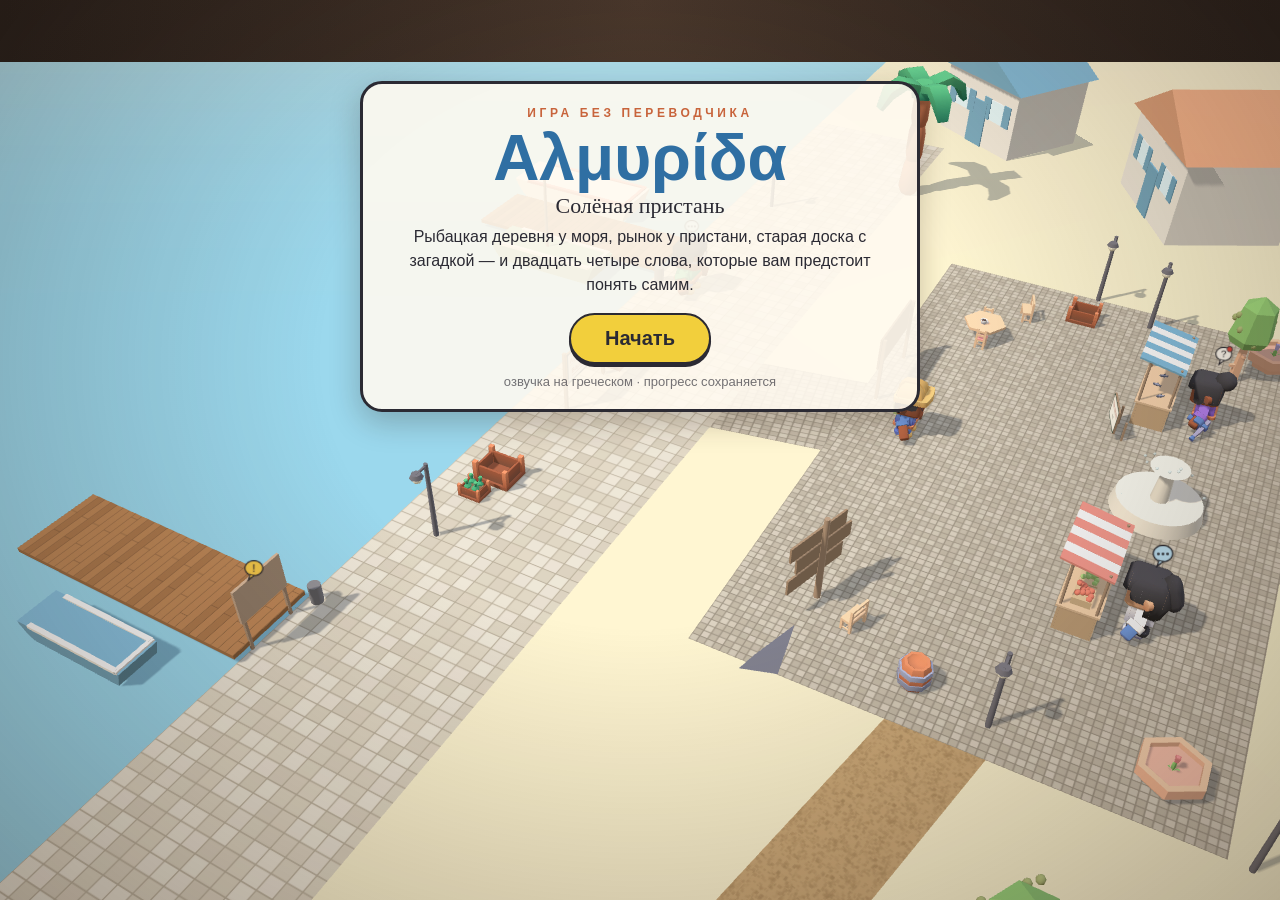
<file: games/agora/index.html>
<!doctype html>
<html lang="ru">
<head>
<meta charset="utf-8">
<meta name="viewport" content="width=device-width, initial-scale=1">
<title>Αλμυρίδα — Солёная пристань</title>
<link rel="icon" href="data:image/svg+xml,%3Csvg xmlns='http://www.w3.org/2000/svg' viewBox='0 0 32 32'%3E%3Ccircle cx='16' cy='16' r='13' fill='%23f4c84a' stroke='%232b2a33' stroke-width='2'/%3E%3Ctext x='16' y='21' font-size='14' text-anchor='middle' font-family='Georgia' fill='%232b2a33'%3E%CE%B1%3C/text%3E%3C/svg%3E">
<link rel="stylesheet" href="css/game.css">
<style>:root{--blue:#2f6fa3;--lemon:#f2cf3c}</style>
</head>
<body class="cover-on">

<div id="cover">
    <div id="cover-art"></div>
    <div class="cover-text">
        <div class="cover-kicker">игра без переводчика</div>
        <h1><span class="gr">Αλμυρίδα</span><small>Солёная пристань</small></h1>
        <p>Рыбацкая деревня у моря, рынок у пристани, старая доска с загадкой — и двадцать четыре слова, которые вам предстоит понять самим.</p>
        <button type="button" class="btn primary big" id="btn-start">Начать</button>
        <div class="cover-note">загружаем модели…</div>
    </div>
</div>

<div id="app">
    <header id="top">
        <div class="brand"><span class="lemon"></span><span class="gr">Αλμυρίδα</span></div>
        <div class="where" id="loc-name"></div>
        <div class="progress"><div id="seals" class="seals"></div><div class="count"><span id="count">0</span><small>слов понято</small></div></div>
        <div class="actions">
            <button type="button" class="btn ghost" id="btn-mystery" title="Загадка на пристани">✦ Загадка</button>
            <button type="button" class="btn journal-btn" id="btn-journal" title="Дневник (J)">📖 Дневник <span class="badge"></span></button>
            <button type="button" class="btn ghost" id="btn-voices" title="Голоса озвучки">🗣 Голоса</button>
            <button type="button" class="btn ghost icon" id="btn-sound" title="Звуки интерфейса">♪</button>
            <button type="button" class="btn ghost icon" id="btn-reset" title="Начать заново">↺</button>
        </div>
    </header>
    <main id="main">
        <div id="stage">
            <div id="scene-holder"></div>
            <div id="bubble" class="bubble"></div>
            <div class="world-hint" title="Показать управление"><b>WASD</b> — идти · <b>E</b> — говорить · <b>?</b> управление</div>
            <div id="inv" class="inv" aria-label="Сумка"></div>
            <div id="sign-peek" class="sign-peek"></div>
            <div id="controls" class="controls">
                <div class="c-title">Управление</div>
                <div class="c-row"><b>W A S D</b> или <b>стрелки</b> — идти, <b>Shift</b> — бегом</div>
                <div class="c-row"><b>Клик по земле</b> — путник сам дойдёт туда (далеко — бегом)</div>
                <div class="c-row"><b>Клик по жителю или табличке</b> — подойти и поговорить / прочитать</div>
                <div class="c-row"><b>E</b>, <b>F</b> или <b>пробел</b> рядом — поговорить / открыть табличку во весь экран; <b>E</b> ещё раз — закрыть табличку или окно</div>
                <div class="c-row"><b>Камера</b> сама: в каждом месте свой вид, у выхода из здания — неподвижна, по дороге — за героем</div>
                <div class="c-row"><b>Колесо</b> — ближе / дальше</div>
                <div class="c-row"><b>Двери и калитки</b> — просто войдите. Запертые откроются по ходу истории</div>
                <div class="c-note">нажмите, чтобы закрыть · вернуть подсказку — кнопка «?» слева вверху</div>
            </div>
        </div>
        <nav id="places"></nav>
    </main>
</div>

<div id="journal" class="overlay">
    <div class="book">
        <div class="book-tabs">
            <button type="button" class="tab" data-tab="pages">Страницы</button>
            <button type="button" class="tab" data-tab="words">Незнакомые слова</button>
            <button type="button" class="tab" data-tab="heard">Услышанное</button>
            <button type="button" class="tab" data-tab="mystery">Загадка</button>
            <button type="button" class="tab" data-tab="review">Повторение</button>
            <button type="button" class="btn ghost close" data-close="#journal">✕</button>
        </div>
        <div id="j-body" class="j-body"></div>
    </div>
</div>

<div id="sign" class="overlay"><div id="sign-card" class="sign-card"></div><button type="button" class="btn ghost float-close" data-close="#sign">✕</button></div>
<div id="voices" class="overlay"><div id="voices-card" class="voices-card"></div></div>
<div id="quest" class="overlay"><div id="quest-card" class="quest-card"></div></div>
<div id="shop" class="overlay"><div id="shop-card" class="quest-card shop-card"></div></div>
<div id="story" class="overlay"><div id="story-card" class="story-card"></div></div>
<div id="finale" class="overlay finale"></div>

<div id="tip" class="tip" role="tooltip"></div>
<div id="wordpop" class="wordpop" role="dialog" aria-label="Догадка о слове"></div>
<div id="toasts"></div>

<script src="lib/three.min.js"></script>
<script src="lib/GLTFLoader.js"></script>
<script src="data/models.js"></script>
<script src="data/pictos.js"></script>
<script src="data/quest.js"></script>
<script src="js/logic.js"></script>
<script src="js/layout.js"></script>
<script src="js/art.js"></script>
<script src="js/sound.js"></script>
<script src="js/world.js"></script>
<script src="js/ui.js"></script>
</body>
</html>
</file>
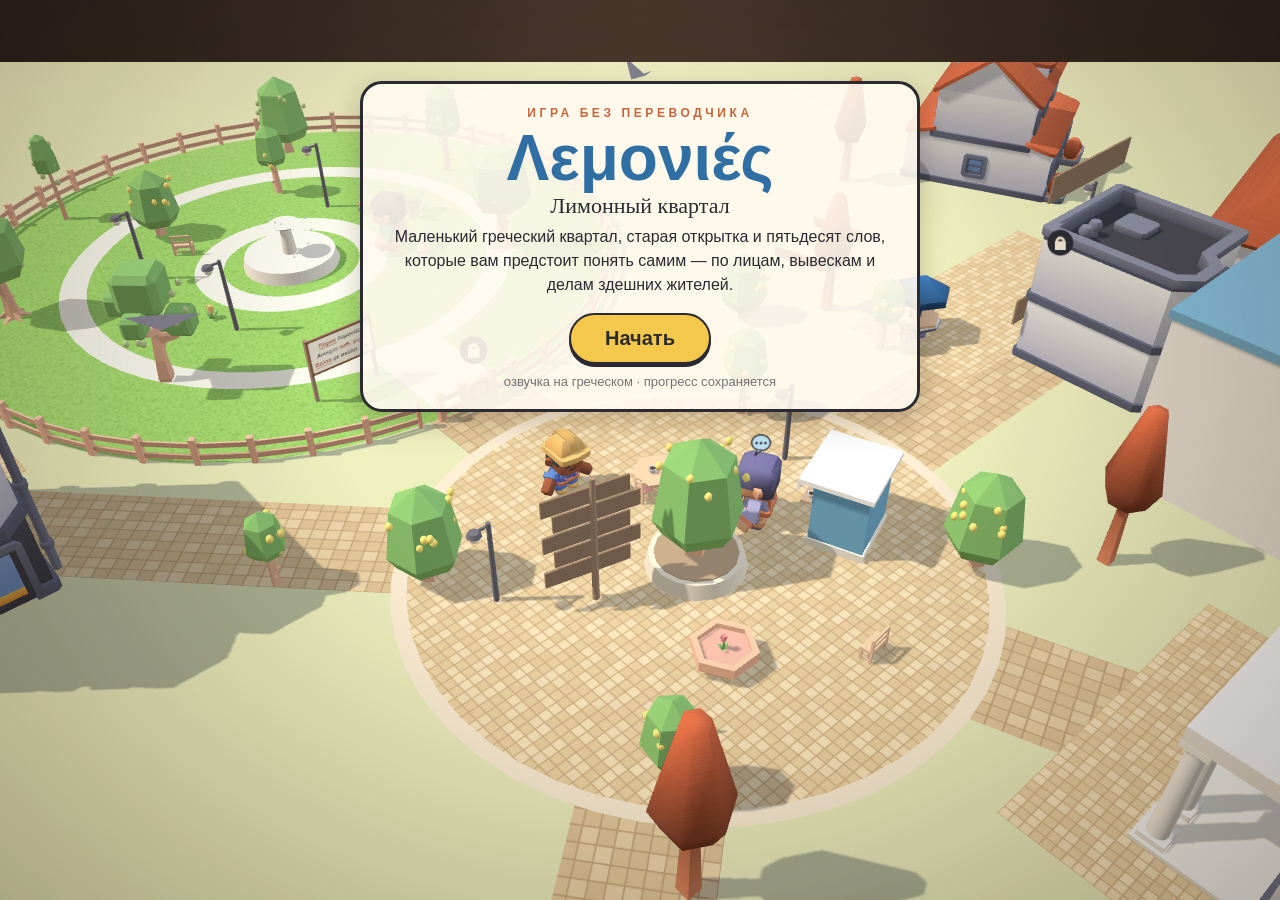
<file: games/leson-9-part1/index.html>
<!doctype html>
<html lang="ru">
<head>
<meta charset="utf-8">
<meta name="viewport" content="width=device-width, initial-scale=1">
<title>Λεμονιές — Лимонный квартал</title>
<link rel="icon" href="data:image/svg+xml,%3Csvg xmlns='http://www.w3.org/2000/svg' viewBox='0 0 32 32'%3E%3Ccircle cx='16' cy='16' r='13' fill='%23f4c84a' stroke='%232b2a33' stroke-width='2'/%3E%3Ctext x='16' y='21' font-size='14' text-anchor='middle' font-family='Georgia' fill='%232b2a33'%3E%CE%B1%3C/text%3E%3C/svg%3E">
<link rel="stylesheet" href="css/game.css">
<style></style>
</head>
<body class="cover-on">

<div id="cover">
    <div id="cover-art"></div>
    <div class="cover-text">
        <div class="cover-kicker">игра без переводчика</div>
        <h1><span class="gr">Λεμονιές</span><small>Лимонный квартал</small></h1>
        <p>Маленький греческий квартал, старая открытка и пятьдесят слов, которые вам предстоит понять самим — по лицам, вывескам и делам здешних жителей.</p>
        <button type="button" class="btn primary big" id="btn-start">Начать</button>
        <div class="cover-note">загружаем модели…</div>
    </div>
</div>

<div id="app">
    <header id="top">
        <div class="brand"><span class="lemon"></span><span class="gr">Λεμονιές</span></div>
        <div class="where" id="loc-name"></div>
        <div class="progress"><div id="seals" class="seals"></div><div class="count"><span id="count">0</span><small>слов понято</small></div></div>
        <div class="actions">
            <button type="button" class="btn ghost" id="btn-mystery" title="Открытка без марки">✦ Открытка</button>
            <button type="button" class="btn journal-btn" id="btn-journal" title="Дневник (J)">📖 Дневник <span class="badge"></span></button>
            <button type="button" class="btn ghost" id="btn-voices" title="Голоса озвучки">🗣 Голоса</button>
            <button type="button" class="btn ghost icon" id="btn-sound" title="Звуки интерфейса">♪</button>
            <button type="button" class="btn ghost icon" id="btn-reset" title="Начать заново">↺</button>
        </div>
    </header>
    <main id="main">
        <div id="stage">
            <div id="scene-holder"></div>
            <div id="bubble" class="bubble"></div>
            <div class="world-hint" title="Показать управление"><b>WASD</b> — идти · <b>E</b> — говорить · <b>?</b> управление</div>
            <div id="inv" class="inv" aria-label="Сумка"></div>
            <div id="sign-peek" class="sign-peek"></div>
            <div id="controls" class="controls">
                <div class="c-title">Управление</div>
                <div class="c-row"><b>W A S D</b> или <b>стрелки</b> — идти, <b>Shift</b> — бегом</div>
                <div class="c-row"><b>Клик по земле</b> — путник сам дойдёт туда (далеко — бегом)</div>
                <div class="c-row"><b>Клик по жителю или табличке</b> — подойти и поговорить / прочитать</div>
                <div class="c-row"><b>E</b>, <b>F</b> или <b>пробел</b> рядом — поговорить / открыть табличку во весь экран; <b>E</b> ещё раз — закрыть табличку или окно</div>
                <div class="c-row"><b>Камера</b> сама: в каждом месте свой вид, у выхода из здания — неподвижна, по дороге — за героем</div>
                <div class="c-row"><b>Колесо</b> — ближе / дальше</div>
                <div class="c-row"><b>Двери и калитки</b> — просто войдите. Запертые откроются по ходу истории</div>
                <div class="c-note">нажмите, чтобы закрыть · вернуть подсказку — кнопка «?» слева вверху</div>
            </div>
        </div>
        <nav id="places"></nav>
    </main>
</div>

<div id="journal" class="overlay">
    <div class="book">
        <div class="book-tabs">
            <button type="button" class="tab" data-tab="pages">Страницы</button>
            <button type="button" class="tab" data-tab="words">Незнакомые слова</button>
            <button type="button" class="tab" data-tab="heard">Услышанное</button>
            <button type="button" class="tab" data-tab="mystery">Открытка</button>
            <button type="button" class="tab" data-tab="review">Повторение</button>
            <button type="button" class="btn ghost close" data-close="#journal">✕</button>
        </div>
        <div id="j-body" class="j-body"></div>
    </div>
</div>

<div id="sign" class="overlay"><div id="sign-card" class="sign-card"></div><button type="button" class="btn ghost float-close" data-close="#sign">✕</button></div>
<div id="voices" class="overlay"><div id="voices-card" class="voices-card"></div></div>
<div id="quest" class="overlay"><div id="quest-card" class="quest-card"></div></div>
<div id="shop" class="overlay"><div id="shop-card" class="quest-card shop-card"></div></div>
<div id="story" class="overlay"><div id="story-card" class="story-card"></div></div>
<div id="finale" class="overlay finale"></div>

<div id="tip" class="tip" role="tooltip"></div>
<div id="wordpop" class="wordpop" role="dialog" aria-label="Догадка о слове"></div>
<div id="toasts"></div>

<script src="lib/three.min.js"></script>
<script src="lib/GLTFLoader.js"></script>
<script src="data/models.js"></script>
<script src="data/pictos.js"></script>
<script src="data/quest.js"></script>
<script src="js/logic.js"></script>
<script src="js/layout.js"></script>
<script src="js/art.js"></script>
<script src="js/sound.js"></script>
<script src="js/world.js"></script>
<script src="js/ui.js"></script>
</body>
</html>
</file>
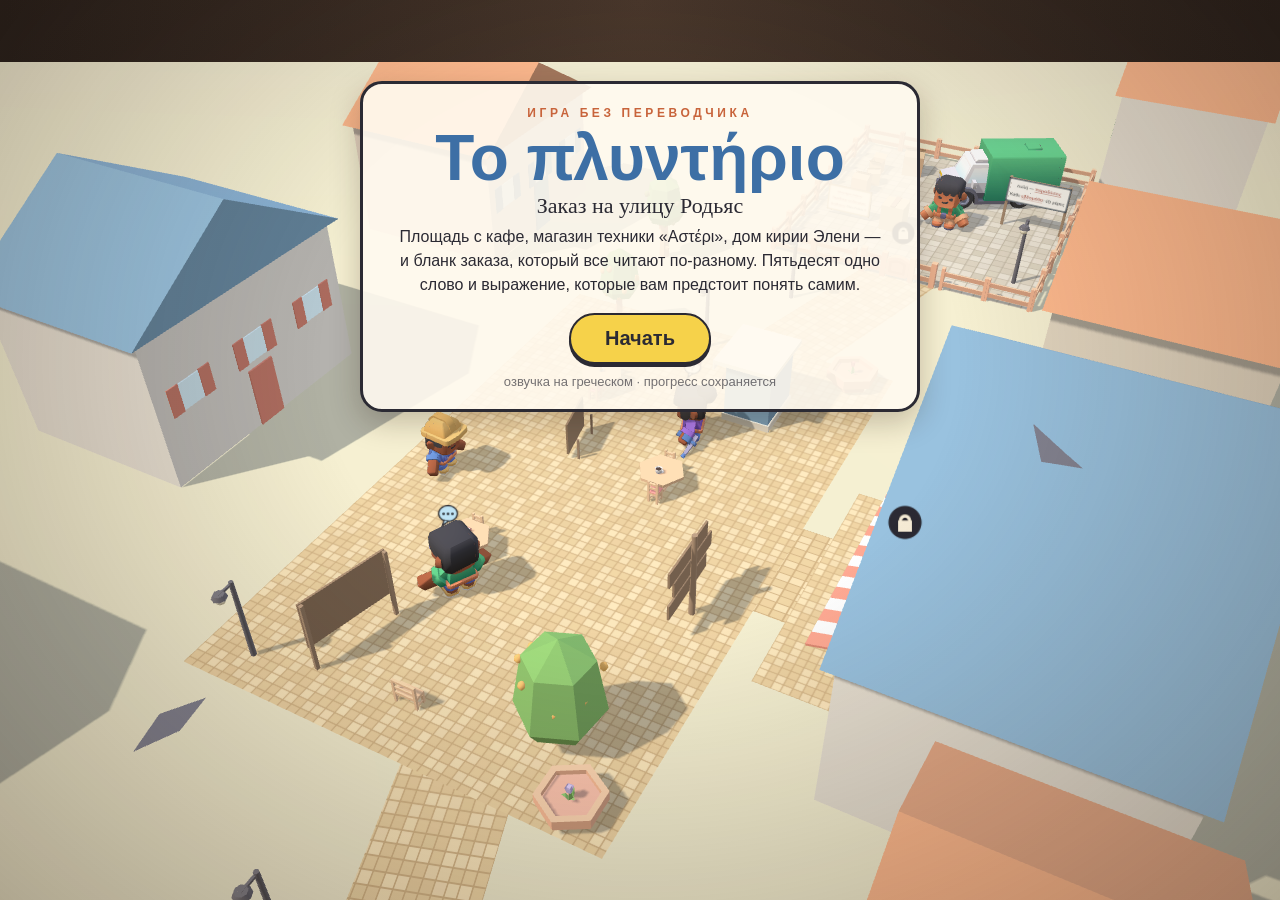
<file: games/leson-9-part2/index.html>
<!doctype html>
<html lang="ru">
<head>
<meta charset="utf-8">
<meta name="viewport" content="width=device-width, initial-scale=1">
<title>Το πλυντήριο — Заказ на улицу Родьяс</title>
<link rel="icon" href="data:image/svg+xml,%3Csvg xmlns='http://www.w3.org/2000/svg' viewBox='0 0 32 32'%3E%3Ccircle cx='16' cy='16' r='13' fill='%23f4c84a' stroke='%232b2a33' stroke-width='2'/%3E%3Ctext x='16' y='21' font-size='14' text-anchor='middle' font-family='Georgia' fill='%232b2a33'%3E%CE%B1%3C/text%3E%3C/svg%3E">
<link rel="stylesheet" href="css/game.css">
<style>:root{--blue:#3d6fa5;--lemon:#f6d24a}</style>
</head>
<body class="cover-on">

<div id="cover">
    <div id="cover-art"></div>
    <div class="cover-text">
        <div class="cover-kicker">игра без переводчика</div>
        <h1><span class="gr">Το πλυντήριο</span><small>Заказ на улицу Родьяс</small></h1>
        <p>Площадь с кафе, магазин техники «Αστέρι», дом кирии Элени — и бланк заказа, который все читают по-разному. Пятьдесят одно слово и выражение, которые вам предстоит понять самим.</p>
        <button type="button" class="btn primary big" id="btn-start">Начать</button>
        <div class="cover-note">загружаем модели…</div>
    </div>
</div>

<div id="app">
    <header id="top">
        <div class="brand"><span class="lemon"></span><span class="gr">Το πλυντήριο</span></div>
        <div class="where" id="loc-name"></div>
        <div class="progress"><div id="seals" class="seals"></div><div class="count"><span id="count">0</span><small>слов понято</small></div></div>
        <div class="actions">
            <button type="button" class="btn ghost" id="btn-mystery" title="Заказ у кассы">✦ Заказ</button>
            <button type="button" class="btn journal-btn" id="btn-journal" title="Дневник (J)">📖 Дневник <span class="badge"></span></button>
            <button type="button" class="btn ghost" id="btn-voices" title="Голоса озвучки">🗣 Голоса</button>
            <button type="button" class="btn ghost icon" id="btn-sound" title="Звуки интерфейса">♪</button>
            <button type="button" class="btn ghost icon" id="btn-reset" title="Начать заново">↺</button>
        </div>
    </header>
    <main id="main">
        <div id="stage">
            <div id="scene-holder"></div>
            <div id="bubble" class="bubble"></div>
            <div class="world-hint" title="Показать управление"><b>WASD</b> — идти · <b>E</b> — говорить · <b>?</b> управление</div>
            <div id="inv" class="inv" aria-label="Сумка"></div>
            <div id="sign-peek" class="sign-peek"></div>
            <div id="controls" class="controls">
                <div class="c-title">Управление</div>
                <div class="c-row"><b>W A S D</b> или <b>стрелки</b> — идти, <b>Shift</b> — бегом</div>
                <div class="c-row"><b>Клик по земле</b> — путник сам дойдёт туда (далеко — бегом)</div>
                <div class="c-row"><b>Клик по жителю или табличке</b> — подойти и поговорить / прочитать</div>
                <div class="c-row"><b>E</b>, <b>F</b> или <b>пробел</b> рядом — поговорить / открыть табличку во весь экран; <b>E</b> ещё раз — закрыть табличку или окно</div>
                <div class="c-row"><b>Камера</b> сама: в каждом месте свой вид, у выхода из здания — неподвижна, по дороге — за героем</div>
                <div class="c-row"><b>Колесо</b> — ближе / дальше</div>
                <div class="c-row"><b>Двери и калитки</b> — просто войдите. Запертые откроются по ходу истории</div>
                <div class="c-note">нажмите, чтобы закрыть · вернуть подсказку — кнопка «?» слева вверху</div>
            </div>
        </div>
        <nav id="places"></nav>
    </main>
</div>

<div id="journal" class="overlay">
    <div class="book">
        <div class="book-tabs">
            <button type="button" class="tab" data-tab="pages">Страницы</button>
            <button type="button" class="tab" data-tab="words">Незнакомые слова</button>
            <button type="button" class="tab" data-tab="heard">Услышанное</button>
            <button type="button" class="tab" data-tab="mystery">Заказ</button>
            <button type="button" class="tab" data-tab="review">Повторение</button>
            <button type="button" class="btn ghost close" data-close="#journal">✕</button>
        </div>
        <div id="j-body" class="j-body"></div>
    </div>
</div>

<div id="sign" class="overlay"><div id="sign-card" class="sign-card"></div><button type="button" class="btn ghost float-close" data-close="#sign">✕</button></div>
<div id="voices" class="overlay"><div id="voices-card" class="voices-card"></div></div>
<div id="quest" class="overlay"><div id="quest-card" class="quest-card"></div></div>
<div id="shop" class="overlay"><div id="shop-card" class="quest-card shop-card"></div></div>
<div id="story" class="overlay"><div id="story-card" class="story-card"></div></div>
<div id="finale" class="overlay finale"></div>

<div id="tip" class="tip" role="tooltip"></div>
<div id="wordpop" class="wordpop" role="dialog" aria-label="Догадка о слове"></div>
<div id="toasts"></div>

<script src="lib/three.min.js"></script>
<script src="lib/GLTFLoader.js"></script>
<script src="data/models.js"></script>
<script src="data/pictos.js"></script>
<script src="data/quest.js"></script>
<script src="js/logic.js"></script>
<script src="js/layout.js"></script>
<script src="js/art.js"></script>
<script src="js/sound.js"></script>
<script src="js/world.js"></script>
<script src="js/ui.js"></script>
</body>
</html>
</file>
<file: games/agora/css/game.css>
:root {
    --ink: #2b2a33;
    --paper: #f6ecd6;
    --paper2: #efe1c3;
    --wood: #6b4a33;
    --wood2: #8c6447;
    --blue: #2f6fa3;
    --blue2: #5b9bd1;
    --lemon: #f4c84a;
    --terra: #c8643b;
    --leaf: #5e8c3a;
    --red: #c9473d;
    --unknown: #c2702e;
    --guess: #2f6fa3;
    --known: #3f7d3a;
    --shadow: 0 10px 30px rgba(40, 25, 10, .25);
    --serif: "Palatino Linotype", "Book Antiqua", Palatino, Georgia, serif;
    --sans: "Segoe UI", "Noto Sans", "Helvetica Neue", Arial, sans-serif;
    --read: "Segoe UI", "Noto Sans", Arial, sans-serif;
}
* { box-sizing: border-box; }
html, body { margin: 0; height: 100%; }
body {
    background: #2d2420 radial-gradient(ellipse at 50% 0%, #4a382c 0%, #241c18 70%);
    color: var(--ink);
    font-family: var(--sans);
    font-size: 16px;
    overflow: hidden;
}
.gr { font-family: var(--read); }
.hidden { display: none !important; }
button { font: inherit; cursor: pointer; }

/* ---------------------------------------------------------------- кнопки */
.btn {
    border: 2px solid var(--ink);
    background: #fffaf0;
    color: var(--ink);
    border-radius: 999px;
    padding: 8px 16px;
    font-weight: 600;
    box-shadow: 0 3px 0 var(--ink);
    transition: transform .12s, box-shadow .12s, background .2s;
}
.btn:hover { transform: translateY(-1px); box-shadow: 0 4px 0 var(--ink); }
.btn:active { transform: translateY(2px); box-shadow: 0 1px 0 var(--ink); }
.btn.primary { background: var(--lemon); }
.btn.big { font-size: 20px; padding: 12px 34px; }
.btn.small { padding: 4px 14px; font-size: 14px; margin-top: 8px; }
.btn.ghost { background: transparent; color: #f6ecd6; border-color: rgba(246, 236, 214, .5); box-shadow: none; }
.btn.ghost:hover { background: rgba(246, 236, 214, .1); }
.btn.icon { width: 40px; height: 40px; padding: 0; font-size: 18px; }
.btn.off { opacity: .45; text-decoration: line-through; }
.speak {
    display: none;
    border: none; background: none; padding: 0 2px; margin-left: 6px;
    color: var(--blue); width: 22px; height: 22px; vertical-align: -4px;
}
.speak svg { width: 18px; height: 18px; }
.has-greek-voice .speak { display: inline-block; }
.speak:hover { color: var(--terra); }

/* ---------------------------------------------------------------- слова */
.gw { border-radius: 4px; transition: background .2s; }
.gw.g { cursor: help; border-bottom: 1px dotted rgba(43, 42, 51, .35); }
.gw.g:hover { background: rgba(244, 200, 74, .3); }
.gw.t { cursor: pointer; font-weight: 700; padding: 0 2px; }
.gw.t.unknown { color: var(--unknown); background: rgba(232, 150, 70, .16); border-bottom: 2px dashed var(--unknown); }
.gw.t.guessed { color: var(--guess); background: rgba(91, 155, 209, .15); border-bottom: 2px dotted var(--guess); }
.gw.t.known { color: var(--known); background: rgba(94, 140, 58, .14); border-bottom: 2px solid rgba(63, 125, 58, .6); }
.gw.t:hover { filter: brightness(1.1); background: rgba(244, 200, 74, .35); }
.tip {
    position: fixed; z-index: 1000; pointer-events: none;
    background: #2b2a33; color: #f6ecd6;
    padding: 8px 12px; border-radius: 10px; font-size: 15px; max-width: 280px;
    box-shadow: 0 6px 18px rgba(0, 0, 0, .35);
    opacity: 0; transform: translateY(4px); transition: opacity .12s, transform .12s;
}
.tip.on { opacity: 1; transform: none; }
.tip b { color: var(--lemon); font-family: var(--read); font-size: 17px; }
.tip .tip-unknown { color: #f0a868; font-weight: 700; }
.tip .tip-guess { color: #9cc8ef; }

/* ---------------------------------------------------------------- обложка */
#cover { position: fixed; inset: 0; z-index: 50; background: #fbe7c4; transition: opacity .6s, visibility .6s; }
#cover.gone { opacity: 0; visibility: hidden; }
#cover-art, #cover-art svg { position: absolute; inset: 0; width: 100%; height: 100%; }
#cover-art svg { object-fit: cover; }
.cover-text {
    position: absolute; left: 50%; top: 9%; transform: translateX(-50%);
    width: min(560px, 90vw); text-align: center;
    background: rgba(255, 250, 240, .9); border: 3px solid var(--ink); border-radius: 22px;
    padding: 22px 30px 20px; box-shadow: var(--shadow);
}
.cover-kicker { letter-spacing: .3em; text-transform: uppercase; font-size: 12px; color: var(--terra); font-weight: 700; }
.cover-text h1 { margin: 6px 0 8px; font-size: 64px; line-height: 1; font-family: var(--serif); color: var(--blue); }
.cover-text h1 small { display: block; font-size: 22px; color: var(--ink); margin-top: 4px; font-weight: 400; font-style: normal; }
.cover-text p { margin: 8px 0 16px; line-height: 1.5; }
.cover-note { margin-top: 10px; font-size: 13px; opacity: .65; }
.cover-art .sun { animation: sunGlow 5s ease-in-out infinite; }
.cover-art .postcard { animation: floatCard 6s ease-in-out infinite; transform-box: fill-box; }
.cover-art .wave { animation: wave 4s ease-in-out infinite; }
@keyframes sunGlow { 50% { opacity: .6; } }
@keyframes floatCard { 50% { transform: translateY(-10px) rotate(2deg); } }
@keyframes wave { 50% { transform: translateX(-20px); } }

/* ---------------------------------------------------------------- приложение */
#app { position: fixed; inset: 0; display: flex; flex-direction: column; }
#top {
    height: 62px; flex: none;
    display: flex; align-items: center; gap: 18px; padding: 0 18px;
    background: linear-gradient(#3b2d24, #2e231d); color: var(--paper);
    border-bottom: 3px solid #1d1612;
}
.brand { display: flex; align-items: center; gap: 10px; font-size: 26px; color: var(--lemon); }
.brand .lemon { width: 26px; height: 20px; border-radius: 50%; background: var(--lemon); border: 2px solid #1d1612; box-shadow: inset -4px -3px 0 rgba(0, 0, 0, .12); }
.where { font-family: var(--read); font-size: 18px; padding: 3px 14px; border-left: 1px solid rgba(246, 236, 214, .2); }
.where .gw.t.unknown { color: #f0a868; background: none; }
.where .gw.t.guessed { color: #9cc8ef; background: none; }
.where .gw.t.known { color: #a6d98b; background: none; }
.progress { margin-left: auto; display: flex; align-items: center; gap: 14px; }
.seals { display: flex; gap: 5px; }
.seal-dot { width: 16px; height: 16px; border-radius: 50%; border: 2px solid rgba(246, 236, 214, .3); }
.seal-dot.open { border-color: var(--lemon); box-shadow: 0 0 8px rgba(244, 200, 74, .6); }
.seal-dot.on { background: radial-gradient(circle at 35% 35%, #e46a5c, #a12f27); border-color: #6d1d18; }
.count { display: flex; flex-direction: column; align-items: center; line-height: 1.05; }
.count span { font-weight: 700; font-size: 20px; color: var(--lemon); }
.count small { font-size: 11px; opacity: .7; }
.actions { display: flex; gap: 8px; align-items: center; }
.journal-btn { position: relative; }
.journal-btn .badge:empty { display: none; }
.journal-btn .badge { position: absolute; top: -8px; right: -8px; background: var(--red); color: #fff; border: 2px solid var(--ink); border-radius: 999px; min-width: 22px; height: 22px; font-size: 12px; line-height: 18px; }
.journal-btn.has-new { animation: nudge 2.2s ease-in-out infinite; }
@keyframes nudge { 0%, 80%, 100% { transform: none; } 85% { transform: rotate(-4deg); } 90% { transform: rotate(4deg); } 95% { transform: rotate(-2deg); } }

#main { flex: 1; display: flex; flex-direction: column; align-items: center; justify-content: center; padding: 10px 16px 8px; gap: 8px; min-height: 0; }
#stage {
    position: relative;
    height: min(calc(100vh - 62px - 110px), calc((100vw - 32px) * .56));
    aspect-ratio: 1000 / 560;
    max-width: 100%;
    border: 4px solid #1d1612; border-radius: 18px; overflow: hidden;
    box-shadow: 0 16px 40px rgba(0, 0, 0, .45);
    background: #f3e7d2;
}
#scene-holder { position: absolute; inset: 0; transition: opacity .18s; }
#scene-holder.fade { opacity: 0; }
#scene-holder svg { width: 100%; height: 100%; display: block; }
.scene .hot { cursor: pointer; transition: filter .15s; outline: none; }
.scene .hot:hover, .scene .hot:focus { filter: drop-shadow(0 0 6px #fff) drop-shadow(0 0 2px #f4c84a); }
.scene .npc .marker { pointer-events: none; }
.scene .npc .marker.ready circle { filter: drop-shadow(0 0 6px #f4c84a); }
@keyframes bob { 50% { transform: translateY(-8px); } }
.scene .steam { animation: steam 2.4s ease-in-out infinite; }
@keyframes steam { 0% { opacity: 0; transform: translateY(6px); } 40% { opacity: .9; } 100% { opacity: 0; transform: translateY(-12px); } }
.scene .cloud { animation: drift 30s linear infinite alternate; }
@keyframes drift { to { transform: translateX(60px); } }
.scene .water { animation: water 1.6s ease-in-out infinite; }
@keyframes water { 50% { opacity: .5; } }
.scene .dog .tail { animation: wag .5s ease-in-out infinite alternate; transform-origin: -30px -28px; transform-box: view-box; }
@keyframes wag { to { transform: rotate(16deg); } }
.scene .star { animation: twinkle 2.5s ease-in-out infinite; }
@keyframes twinkle { 50% { opacity: .3; } }
.scene .lock { pointer-events: none; }

/* реплика */
.bubble {
    position: absolute; z-index: 5; max-width: 46%; min-width: 260px;
    background: #fffaf0; border: 3px solid var(--ink); border-radius: 18px;
    padding: 12px 16px 10px; box-shadow: var(--shadow);
    opacity: 0; transform: translateY(8px) scale(.96); pointer-events: none;
    transition: opacity .18s, transform .18s;
}
.bubble.on { opacity: 1; transform: none; pointer-events: auto; }
.bubble::after { content: ""; position: absolute; left: 22px; bottom: -22px; border: 9px solid transparent; border-top: 12px solid var(--ink); }
.bubble.right::after { left: auto; right: 22px; }
.b-name { font-size: 12px; text-transform: uppercase; letter-spacing: .14em; color: var(--terra); font-weight: 700; margin-bottom: 4px; }
.b-text { font-size: 20px; line-height: 1.5; color: #1f1e26; }
.b-more { font-size: 12px; opacity: .5; text-align: right; margin-top: 6px; }
.b-hint { margin-top: 8px; font-size: 14px; color: #7a5a40; background: #f6ecd6; border-radius: 10px; padding: 6px 10px; }

/* места */
#places { display: flex; gap: 8px; flex-wrap: wrap; justify-content: center; }
.place {
    font-weight: 600;
    display: flex; align-items: center; gap: 8px;
    background: #f6ecd6; border: 2px solid #1d1612; border-radius: 14px;
    padding: 6px 14px 6px 8px; box-shadow: 0 3px 0 #1d1612;
    font-family: var(--read); font-size: 16px;
    transition: transform .12s;
}
.place:hover { transform: translateY(-2px); }
.place.here { background: var(--lemon); }
.place.locked { opacity: .5; background: #b9ab92; cursor: not-allowed; }
.pl-ico { width: 28px; height: 28px; border-radius: 8px; border: 2px solid var(--ink); background: var(--blue2); position: relative; }

/* ---------------------------------------------------------------- оверлеи */
.overlay {
    position: fixed; inset: 0; z-index: 40;
    display: flex; align-items: center; justify-content: center;
    background: rgba(25, 18, 14, .62);
    opacity: 0; visibility: hidden; transition: opacity .2s, visibility .2s;
}
.overlay.on { opacity: 1; visibility: visible; }
.float-close { position: absolute; top: 20px; right: 24px; }

/* таблички */
.sign-card { min-width: 380px; max-width: 560px; padding: 26px 34px; border: 4px solid var(--ink); border-radius: 12px; box-shadow: var(--shadow); transform: rotate(-1deg); }
.sign-title { font-size: 12px; letter-spacing: .2em; text-transform: uppercase; opacity: .55; margin-bottom: 10px; font-family: var(--sans); }
.sign-line { font-size: 24px; line-height: 1.5; }
.sign-card.wood { background: repeating-linear-gradient(0deg, #b9875a 0 18px, #a9784d 18px 20px); color: #2b1d12; }
.sign-card.plate { background: linear-gradient(#e9f2fa, #cfe0ee); text-align: center; }
.sign-card.chalk { background: #2f3b36; color: #f3eee0; border-color: #6b4a33; border-width: 10px; }
.sign-card.chalk .sign-title { color: #f3eee0; }
.sign-card.chalk .gw.t.unknown { color: #ffc27a; }
.sign-card.chalk .gw.t.guessed { color: #9cc8ef; }
.sign-card.chalk .gw.t.known { color: #b9e39f; }
.sign-card.chalk .gw.g { border-color: rgba(255, 255, 255, .35); }
.sign-card.paper { background: #fffaf0 repeating-linear-gradient(0deg, transparent 0 33px, rgba(91, 155, 209, .25) 33px 34px); }
.sign-card.cork { background: #c69a6a radial-gradient(circle at 20% 30%, rgba(0, 0, 0, .06) 2px, transparent 3px) 0 0 / 14px 14px; }
.sign-card.cork .sign-line { background: #fffaf0; margin: 6px 0; padding: 2px 12px; border-radius: 4px; box-shadow: 2px 2px 0 rgba(0, 0, 0, .15); }

/* ---------------------------------------------------------------- дневник */
.book {
    width: min(1180px, 96vw); height: min(780px, 92vh);
    background: #7a5236; border: 4px solid #2a1b12; border-radius: 22px;
    box-shadow: 0 30px 60px rgba(0, 0, 0, .5);
    display: flex; flex-direction: column; padding: 10px 14px 14px;
}
.book-tabs { display: flex; gap: 6px; align-items: center; padding: 2px 6px 10px; }
.book-tabs .tab {
    border: 2px solid #2a1b12; border-bottom: none; background: #c9a77f; color: #2a1b12;
    padding: 7px 18px; border-radius: 12px 12px 0 0; font-weight: 700; transform: translateY(10px);
}
.book-tabs .tab.on { background: var(--paper); }
.book-tabs .close { margin-left: auto; }
.j-body {
    flex: 1; min-height: 0; display: flex;
    background: var(--paper) linear-gradient(90deg, rgba(0, 0, 0, .06), transparent 3%, transparent 97%, rgba(0, 0, 0, .06));
    border: 2px solid #2a1b12; border-radius: 10px; overflow: hidden;
}
.j-left { width: 250px; flex: none; padding: 14px; border-right: 2px dashed #cdb894; overflow-y: auto; background: rgba(255, 255, 255, .25); }
.j-h { font-family: var(--serif); font-size: 22px; margin-bottom: 8px; }
.ribbon {
    display: flex; align-items: center; gap: 8px; width: 100%; text-align: left;
    background: #fffaf0; border: 2px solid #cdb894; border-radius: 10px; padding: 6px 8px; margin-bottom: 6px;
    transition: transform .12s;
}
.ribbon:hover:not(:disabled) { transform: translateX(3px); }
.ribbon.on { border-color: var(--ink); background: #fff3c9; }
.ribbon.locked { opacity: .5; cursor: default; background: transparent; }
.ribbon.new { box-shadow: 0 0 0 3px rgba(244, 200, 74, .7); }
.r-num { width: 24px; height: 24px; border-radius: 50%; background: var(--paper2); display: grid; place-items: center; font-size: 12px; font-weight: 700; flex: none; }
.r-title { flex: 1; font-size: 14px; }
.r-seal { width: 20px; height: 20px; border-radius: 50%; background: radial-gradient(circle at 35% 35%, #e46a5c, #a12f27); border: 2px solid #6d1d18; flex: none; }
.ribbon.sealed .r-title { color: var(--known); font-weight: 600; }
.j-stat { margin-top: 10px; font-size: 13px; opacity: .75; }
.j-right { flex: 1; min-width: 0; overflow-y: auto; padding: 16px 22px; }
.j-empty { padding: 40px; font-size: 18px; line-height: 1.6; opacity: .75; text-align: center; margin: auto; }

.page { position: relative; }
.p-head { display: flex; align-items: baseline; gap: 12px; margin-bottom: 10px; }
.p-head h3 { margin: 0; font-family: var(--serif); font-size: 28px; }
.p-num { font-size: 13px; opacity: .55; text-transform: uppercase; letter-spacing: .15em; }
.slots { display: grid; gap: 14px; grid-template-columns: repeat(5, 1fr); }
.slots.n3 { grid-template-columns: repeat(3, minmax(0, 220px)); justify-content: center; }
.slots.n4 { grid-template-columns: repeat(4, minmax(0, 220px)); justify-content: center; }
.slot {
    background: #fffaf0; border: 2px solid #cdb894; border-radius: 14px; padding: 10px;
    display: flex; flex-direction: column; align-items: center; gap: 8px;
    box-shadow: 0 2px 0 #cdb894; cursor: pointer;
}
.slot .pic { width: 100%; aspect-ratio: 1; background: #f8f0dc; border-radius: 10px; display: grid; place-items: center; }
.slot .pic svg { width: 84%; height: 84%; }
.drop {
    width: 100%; min-height: 44px; border: 2px dashed #cdb894; border-radius: 10px;
    display: flex; align-items: center; justify-content: center; padding: 4px;
}
.drop.over { border-color: var(--blue); background: rgba(91, 155, 209, .12); }
.drop-ph { font-size: 12px; opacity: .45; }
.slot.filled .drop { border-style: solid; border-color: transparent; }
.tr {
    width: 100%; border: none; border-bottom: 2px solid #cdb894; background: transparent;
    font: 17px var(--read); padding: 4px 2px; text-align: center; color: var(--blue); font-style: normal;
}
.tr:focus { outline: none; border-color: var(--blue); }
.tr:disabled { opacity: .5; }
.page.sealed .tr:disabled { opacity: 1; color: var(--known); font-weight: 700; font-style: normal; }
.chip {
    display: inline-flex; align-items: center; gap: 2px;
    background: #fff; border: 2px solid var(--ink); border-radius: 999px;
    padding: 5px 12px; font-family: var(--read); font-size: 19px; cursor: grab;
    box-shadow: 0 3px 0 var(--ink); user-select: none; transition: transform .12s, box-shadow .12s;
}
.chip:hover { transform: translateY(-2px); }
.chip.sel { background: var(--lemon); transform: translateY(-3px) rotate(-2deg); box-shadow: 0 6px 0 var(--ink); }
.chip.dragging { opacity: .4; }
.chip.in { font-size: 17px; padding: 3px 10px; box-shadow: 0 2px 0 var(--ink); }
.chip .gw.t { background: none !important; border: none !important; }
.tray {
    margin-top: 16px; min-height: 60px; padding: 12px;
    border: 2px dashed #cdb894; border-radius: 14px; background: rgba(255, 255, 255, .35);
    display: flex; flex-wrap: wrap; gap: 10px; justify-content: center; align-items: center;
}
.tray-empty { opacity: .45; font-size: 14px; }
.p-foot { display: flex; align-items: center; gap: 16px; margin-top: 14px; }
.p-help { flex: 1; font-size: 14px; opacity: .7; }
.p-msg { margin-top: 8px; min-height: 24px; font-weight: 600; color: #a0472f; }
.p-sealed { margin-top: 18px; display: flex; align-items: center; gap: 12px; font-family: var(--read); font-size: 22px; color: var(--known); }
.wax { width: 56px; height: 56px; border-radius: 50%; background: radial-gradient(circle at 35% 35%, #e46a5c, #a12f27 60%, #7d1e18); border: 3px solid #6d1d18; box-shadow: 0 3px 8px rgba(0, 0, 0, .3); position: relative; }
.wax::after { content: "Λ"; position: absolute; inset: 0; display: grid; place-items: center; color: #f8c0b8; font: 700 24px var(--read); }
.page.just-sealed .wax { animation: stamp .6s cubic-bezier(.3, 1.6, .5, 1); }
.page.just-sealed .slot { animation: glow 1.2s ease-out; }
@keyframes stamp { 0% { transform: scale(2.4) rotate(-30deg); opacity: 0; } 100% { transform: none; opacity: 1; } }
@keyframes glow { 0% { box-shadow: 0 0 0 0 rgba(94, 140, 58, .8); } 100% { box-shadow: 0 0 0 16px rgba(94, 140, 58, 0); } }
.shake { animation: shake .45s; }
@keyframes shake { 20% { transform: translateX(-10px); } 40% { transform: translateX(9px); } 60% { transform: translateX(-6px); } 80% { transform: translateX(4px); } }

.heard { padding: 18px 26px; overflow-y: auto; width: 100%; columns: 2 380px; column-gap: 30px; }
.h-group { break-inside: avoid; margin-bottom: 18px; }
.h-who { font-size: 12px; letter-spacing: .14em; text-transform: uppercase; color: var(--terra); font-weight: 700; margin-bottom: 4px; }
.h-line { font-size: 18px; line-height: 1.5; padding: 2px 0; border-bottom: 1px dashed #e0d0b0; }

.postcard-wrap { margin: auto; padding: 20px; display: flex; flex-direction: column; align-items: center; gap: 16px; }
.postcard {
    position: relative; width: min(720px, 90%); padding: 30px 200px 30px 36px;
    background: #fffaf0; border: 2px solid #cdb894; border-radius: 6px; box-shadow: 0 8px 20px rgba(0, 0, 0, .15); transform: rotate(-1deg);
    background-image: linear-gradient(90deg, transparent 69.5%, #cdb894 69.5%, #cdb894 69.8%, transparent 69.8%);
}
.postcard.small { padding: 22px 160px 22px 26px; width: 620px; max-width: 100%; }
.pc-stamp { position: absolute; top: 18px; right: 22px; width: 70px; height: 84px; background: var(--blue2); border: 3px dotted #fff; outline: 2px solid #cdb894; }
.pc-stamp::after { content: ""; position: absolute; inset: 18px 12px; border-radius: 50%; background: var(--lemon); }
.pc-addr { position: absolute; right: 30px; bottom: 30px; font-family: var(--read); font-style: normal; font-size: 18px; line-height: 1.8; border-bottom: 1px solid #cdb894; }
.pc-lines { font-size: 19px; line-height: 1.55; color: #1c2f4d; }
.postcard.small .pc-lines { font-size: 18px; }
.pc-note { font-size: 15px; opacity: .75; text-align: center; max-width: 620px; }
.pc-ru { font-family: var(--read); font-size: 18px; line-height: 1.5; text-align: center; background: rgba(255, 255, 255, .5); padding: 14px 22px; border-radius: 12px; }


/* ---------------------------------------------------------------- просьбы */
.quest-card {
    width: min(860px, 94vw); max-height: 94vh; overflow-y: auto;
    background: var(--paper); border: 4px solid var(--ink); border-radius: 22px; box-shadow: var(--shadow);
    padding: 20px 26px;
}
.q-top { display: flex; gap: 16px; align-items: center; }
.q-portrait { width: 96px; height: 104px; flex: none; }
.q-portrait svg { width: 100%; height: 100%; }
.q-name { font-size: 12px; text-transform: uppercase; letter-spacing: .14em; color: var(--terra); font-weight: 700; }
.q-ask { font-size: 20px; line-height: 1.5; }
.q-pic { margin: 12px auto; width: 360px; max-width: 100%; }
.q-pic svg { width: 100%; height: auto; display: block; }
.q-sentence { font-size: 22px; line-height: 2.4; background: #fffaf0; border: 2px dashed #cdb894; border-radius: 14px; padding: 10px 20px; }
.gap { display: inline-flex; flex-direction: column; align-items: center; vertical-align: middle; line-height: 1; margin: 0 4px; }
.gap-in {
    font: 700 24px var(--read); color: var(--blue); text-align: center;
    border: none; border-bottom: 3px solid var(--blue); background: rgba(91, 155, 209, .1); border-radius: 6px 6px 0 0; padding: 4px 6px;
}
.gap-in:focus { outline: none; background: rgba(244, 200, 74, .3); }
.gap-in.ok { color: var(--known); border-color: var(--known); background: rgba(94, 140, 58, .12); }
.gap-hint { font: 13px var(--sans); color: #8a6a4a; margin-top: 4px; }
.q-kb { margin-top: 12px; text-align: center; }
.kb-row { display: flex; justify-content: center; gap: 5px; margin-bottom: 5px; }
.kb-key { min-width: 40px; height: 40px; border: 2px solid var(--ink); border-radius: 9px; background: #fff; font: 20px var(--read); box-shadow: 0 2px 0 var(--ink); }
.kb-key:active { transform: translateY(2px); box-shadow: none; }
.kb-key.wide { min-width: 120px; font: 14px var(--sans); }
.kb-note { font-size: 13px; opacity: .6; margin-top: 4px; }
.q-foot { display: flex; gap: 12px; align-items: center; justify-content: flex-end; margin-top: 12px; }
.q-msg { flex: 1; font-weight: 600; color: #a0472f; }
.q-msg .ok-msg { color: var(--known); font-size: 20px; }

/* ---------------------------------------------------------------- история */
.story-card {
    width: min(720px, 92vw); max-height: 92vh; overflow-y: auto;
    background: var(--paper); border: 4px solid var(--ink); border-radius: 22px; box-shadow: var(--shadow);
    padding: 26px 34px; font-size: 18px; line-height: 1.6;
}
.story-card h2 { font-family: var(--serif); font-size: 32px; margin: 0 0 10px; color: var(--blue); }
.story-card .postcard { margin: 6px auto 14px; }
.s-hint { font-size: 16px; }
.s-hint .hl { color: var(--unknown); font-weight: 700; border-bottom: 2px dashed var(--unknown); }
.s-foot { text-align: right; margin-top: 12px; }
.story-card .big { font-size: 34px; text-align: center; margin: 6px 0; }

.finale { flex-direction: column; background: #0d1024; }
.f-stage { position: relative; width: min(1200px, 96vw); aspect-ratio: 1000 / 560; border: 4px solid #000; border-radius: 18px; overflow: hidden; }
.f-stage svg { width: 100%; height: 100%; display: block; }
.finale-scene .fireflies circle { animation: firefly 4s ease-in-out infinite; }
@keyframes firefly { 0%, 100% { opacity: .2; transform: translate(0, 0); } 50% { opacity: 1; transform: translate(10px, -16px); } }
.finale-scene .notes text { animation: note 4s ease-out infinite; opacity: 0; }
@keyframes note { 0% { opacity: 0; transform: translateY(0); } 30% { opacity: 1; } 100% { opacity: 0; transform: translateY(-120px) translateX(30px); } }
.finale-scene .glow { animation: sunGlow 3s ease-in-out infinite; }
.f-bubble { position: absolute; top: 8%; max-width: 46%; background: #fffaf0; border: 3px solid var(--ink); border-radius: 18px; padding: 12px 18px; font-size: 20px; line-height: 1.5; opacity: 0; transition: opacity .3s; }
.f-bubble.on { opacity: 1; }
.f-bubble.left { left: 18%; }
.f-bubble.right { right: 12%; }
.f-foot { margin-top: 14px; }

/* ---------------------------------------------------------------- тосты */
#toasts { position: fixed; right: 18px; top: 74px; z-index: 900; display: flex; flex-direction: column; gap: 8px; align-items: flex-end; pointer-events: none; }
.toast {
    background: #fffaf0; border: 2px solid var(--ink); border-radius: 14px; padding: 10px 16px; max-width: 380px;
    box-shadow: var(--shadow); font-size: 15px; animation: toastIn .35s cubic-bezier(.3, 1.4, .5, 1);
    transition: opacity .5s, transform .5s;
}
.toast.out { opacity: 0; transform: translateX(30px); }
.toast.good { background: #e6f3d9; }
.toast.page { background: #fff3c9; }
.toast.muted { background: #f0e8da; }
.toast .t-ico { font-weight: 700; margin-right: 4px; }
@keyframes toastIn { from { transform: translateY(20px) scale(.9); opacity: 0; } }

@media (max-width: 900px) {
    #top { flex-wrap: wrap; height: auto; padding: 8px; gap: 8px; }
    .where { display: none; }
    #stage { height: auto; width: 100%; }
    .bubble { max-width: 80%; min-width: 0; }
    .b-text { font-size: 18px; }
    .j-left { width: 160px; }
    .slots, .slots.n4, .slots.n3 { grid-template-columns: repeat(2, 1fr); }
    .cover-text h1 { font-size: 44px; }
    body { overflow: auto; }
}
@media (prefers-reduced-motion: reduce) {
    *, *::before, *::after { animation: none !important; transition: none !important; }
}

/* ---------------------------------------------------------------- догадка у слова */
.wordpop {
    position: fixed; z-index: 950; width: 320px;
    background: #fffaf0; border: 3px solid var(--ink); border-radius: 16px; box-shadow: var(--shadow);
    padding: 12px 14px; font-size: 15px; line-height: 1.4;
    opacity: 0; visibility: hidden; transform: translateY(4px); transition: opacity .12s, transform .12s, visibility .12s;
}
.wordpop.on { opacity: 1; visibility: visible; transform: none; }
.wp-head { display: flex; flex-wrap: wrap; align-items: center; gap: 4px 8px; margin-bottom: 8px; }
.wp-gr { font-size: 22px; font-weight: 700; color: var(--unknown); }
.wp-lemma { width: 100%; font-size: 13px; color: #6b5a48; }
.wp-label { display: block; font-size: 13px; color: #6b5a48; margin-bottom: 4px; }
.wp-row { display: flex; gap: 8px; align-items: center; }
#wp-in { flex: 1; min-width: 0; font: 17px var(--read); padding: 7px 10px; border: 2px solid #cdb894; border-radius: 10px; color: var(--blue); }
#wp-in:focus { outline: none; border-color: var(--blue); }
.wp-row .btn.small { margin: 0; }
.wp-note { margin-top: 8px; font-size: 13px; color: #6b5a48; }
.wp-known { font-size: 17px; }
.wp-known b { color: var(--known); }
.linkbtn { border: none; background: none; padding: 0; color: var(--blue); text-decoration: underline; font: inherit; cursor: pointer; }

/* ---------------------------------------------------------------- незнакомые слова */
.unk { padding: 18px 26px; width: 100%; overflow-y: auto; display: grid; grid-template-columns: repeat(auto-fill, minmax(330px, 1fr)); gap: 16px; align-content: start; }
.unk-help { grid-column: 1 / -1; margin: 0 0 4px; font-size: 15px; line-height: 1.5; color: #5d4c3a; }
.unk-group { background: #fffaf0; border: 2px solid #cdb894; border-radius: 14px; padding: 12px 14px; }
.unk-h { font-weight: 700; margin-bottom: 8px; display: flex; justify-content: space-between; }
.unk-h span { font-weight: 400; font-size: 13px; color: #8a6a4a; }
.unk-row { display: flex; align-items: center; gap: 10px; padding: 6px 0; border-top: 1px dashed #e0d0b0; }
.unk-gr { flex: 1; font-size: 18px; font-weight: 600; color: var(--unknown); }
.unk-in { width: 150px; font: 16px var(--read); padding: 5px 8px; border: none; border-bottom: 2px solid #cdb894; background: transparent; color: var(--blue); }
.unk-in:focus { outline: none; border-color: var(--blue); }
.unk-row.ghost .unk-gr { color: #c5b498; letter-spacing: .2em; }
.unk-ph { font-size: 13px; color: #b19c7c; }
.chip { flex-wrap: wrap; justify-content: center; }
.chip-guess { width: 100%; text-align: center; font: 13px var(--read); color: var(--blue); }
.pl-locked { font: 13px var(--read); color: #3b3027; }

/* ---------------------------------------------------------------- страница: перевод проявился */
.page.just-sealed .tr { animation: reveal 1.4s ease-out; }
@keyframes reveal { 0% { color: transparent; background: rgba(94, 140, 58, .0); } 30% { color: transparent; background: rgba(94, 140, 58, .35); } 100% { color: var(--known); background: transparent; } }
.p-fixed { margin-left: 12px; font: 14px var(--read); color: #6b5a48; }

/* ---------------------------------------------------------------- голоса */
.voices-card { width: min(620px, 94vw); max-height: 90vh; overflow-y: auto; background: var(--paper); border: 4px solid var(--ink); border-radius: 20px; box-shadow: var(--shadow); padding: 18px 24px; font-size: 15px; line-height: 1.45; }
.vc-head { display: flex; align-items: center; justify-content: space-between; }
.vc-head h3 { margin: 0; font: 26px var(--serif); }
.btn.ghost.dark { color: var(--ink); border-color: rgba(43, 42, 51, .4); }
.vc-sub { margin-top: 10px; font-weight: 600; }
.vc-list { margin: 6px 0 10px; padding-left: 20px; }
.vc-list span { color: #6b5a48; font-size: 13px; }
.vc-warn { background: #fff0c8; border: 2px solid #e2b54a; border-radius: 12px; padding: 8px 12px; font-weight: 600; }
.vc-row { display: grid; grid-template-columns: 150px 1fr auto; gap: 8px 12px; align-items: center; padding: 12px 0; border-top: 1px dashed #cdb894; }
.vc-who small { font-weight: 400; color: #6b5a48; }
.vc-who { font-weight: 700; }
.vc-sel { font: 14px var(--read); padding: 6px 8px; border: 2px solid #cdb894; border-radius: 10px; background: #fffaf0; min-width: 0; }
.vc-row .btn.small { margin: 0; }
.vc-eff { grid-column: 2 / -1; font-size: 13px; color: #6b5a48; }

/* ---------------------------------------------------------------- повторение перетаскиванием */
.rv { width: 100%; padding: 16px 22px; overflow-y: auto; }
.rv-head { font-size: 15px; color: #5d4c3a; margin-bottom: 12px; }
.rv-cols { display: grid; grid-template-columns: 1.15fr 1fr; gap: 22px; align-items: start; }
.rv-left { display: flex; flex-direction: column; gap: 8px; }
.rv-target { display: grid; grid-template-columns: 52px auto 26px 1fr; align-items: center; gap: 10px; background: #fffaf0; border: 2px solid #cdb894; border-radius: 14px; padding: 6px 12px; cursor: pointer; transition: transform .15s, border-color .15s, opacity .4s; }
.rv-target.was-bad { border-left: 6px solid #e2a04a; }
.rv-target .rv-pic svg { width: 48px; height: 48px; display: block; }
.rv-target .rv-gr { font-size: 20px; font-weight: 700; color: var(--ink); }
.rv-target .speak { display: none; margin: 0; }
.has-greek-voice .rv-target .speak { display: inline-block; }
.rv-slot { justify-self: end; min-width: 150px; text-align: center; border: 2px dashed #cdb894; border-radius: 10px; padding: 6px 10px; font-size: 13px; color: #a8957a; }
.rv-target.over { border-color: var(--blue); transform: scale(1.02); background: #eef5fc; }
.rv-target.gone { opacity: .55; }
.rv-target.gone .rv-slot { border-style: solid; border-color: var(--known); color: var(--known); font-size: 15px; font-weight: 700; }
.rv-target.flash-ok { animation: flashOk .65s ease-out; }
.rv-target.flash-bad { animation: shake .45s; border-color: #c9473d; }
@keyframes flashOk { 0% { background: #bfe6a6; box-shadow: 0 0 0 0 rgba(94, 140, 58, .8); } 100% { background: #fffaf0; box-shadow: 0 0 0 18px rgba(94, 140, 58, 0); } }
.rv-right { position: sticky; top: 0; }
.rv-tray { display: flex; flex-wrap: wrap; gap: 10px; padding: 14px; border: 2px dashed #cdb894; border-radius: 16px; background: rgba(255, 255, 255, .45); }
.rv-tile { font: 600 17px var(--read); background: #fff; border: 2px solid var(--ink); border-radius: 12px; padding: 9px 14px; box-shadow: 0 3px 0 var(--ink); cursor: grab; touch-action: none; user-select: none; transition: transform .15s; }
.rv-tile:hover { transform: translateY(-2px); }
.rv-tile.sel { background: var(--lemon); transform: translateY(-3px) rotate(-2deg); }
.rv-tile.lifted { opacity: .3; }
.rv-tile.used { visibility: hidden; }
.rv-tile.bounce { animation: bounceBack .45s; }
@keyframes bounceBack { 0% { transform: translateX(0); } 25% { transform: translateX(-12px) rotate(-4deg); } 50% { transform: translateX(10px) rotate(3deg); } 75% { transform: translateX(-5px); } 100% { transform: none; } }
.rv-tile.ghost { position: fixed; z-index: 2000; pointer-events: none; transform: translate(-50%, -50%) rotate(-3deg) scale(1.05); box-shadow: 0 10px 24px rgba(0, 0, 0, .3); }
.rv-done { margin: auto; text-align: center; font-size: 17px; }
.rv-done h3 { font: 28px var(--serif); margin: 6px 0; }
.rv-big { width: 70px; height: 70px; margin: 0 auto; border-radius: 50%; background: var(--known); color: #fff; font-size: 40px; line-height: 70px; }

/* ---------------------------------------------------------------- подсказки */
.btn.ghost-light { background: #f6ecd6; box-shadow: 0 2px 0 var(--ink); font-weight: 600; }
.btn.ghost-light.confirm { background: #f6c9b8; }
.btn:disabled { opacity: .45; cursor: default; transform: none; }
.gap { position: relative; }
.gap-tip { margin-top: 4px; font: 13px var(--read); color: #2f5b8a; background: #e3effa; border-radius: 8px; padding: 2px 8px; white-space: nowrap; }
.gap-tip.hinted-tag, .hinted-tag { color: #8a5a1f; background: #fbe3b8; }
.hinted-tag { margin-left: 10px; font: 13px var(--read); border-radius: 8px; padding: 2px 8px; }
.gap-in.hinted { color: #8a5a1f; border-color: #e2a04a; background: rgba(244, 200, 74, .18); }
.slot { position: relative; }
.slot.hint-on { border-color: var(--blue); box-shadow: 0 0 0 4px rgba(91, 155, 209, .35); }
.slot-tip { position: absolute; left: 6px; right: 6px; top: -14px; z-index: 2; text-align: center; font: 13px var(--read); color: #fff; background: var(--blue); border-radius: 8px; padding: 3px 6px; }
.p-foot { flex-wrap: wrap; }

/* ================================================================ 3D-квартал */
.w3d #main { position: relative; padding: 0; }
.w3d #stage { position: absolute; inset: 0; width: 100%; height: 100%; aspect-ratio: auto; max-width: none; border: 0; border-radius: 0; box-shadow: none; background: #b9def2; }
.w3d #scene-holder { transition: none; }
.world-canvas { display: block; width: 100%; height: 100%; touch-action: none; cursor: grab; }
.w3d #places { position: absolute; left: 50%; bottom: 14px; transform: translateX(-50%); z-index: 6; width: max-content; max-width: 96%; flex-wrap: nowrap; background: rgba(43, 42, 51, .55); padding: 8px 10px; border-radius: 18px; backdrop-filter: blur(4px); }
.hover-label {
    position: absolute; z-index: 6; pointer-events: none;
    background: rgba(43, 42, 51, .88); color: #fffaf0; font: 600 14px var(--read);
    padding: 5px 11px; border-radius: 10px; white-space: nowrap;
    opacity: 0; transition: opacity .12s;
}
.hover-label.on { opacity: 1; }
.world-hint { display: none; }
.w3d .world-hint { display: block; position: absolute; left: 14px; top: 12px; z-index: 4; pointer-events: none; font: 13px var(--read); color: #2b2a33; background: rgba(255, 250, 240, .72); padding: 5px 10px; border-radius: 10px; }
.w3d .bubble { max-width: min(470px, 48%); }
.w3d .bubble::after, .w3d .bubble.right::after { left: var(--tail, 22px); right: auto; }
.w3d .bubble.tail-off::after { display: none; }
/* обложка поверх живого квартала */
.w3d #cover { background: radial-gradient(ellipse at 50% 40%, rgba(255, 245, 225, 0) 35%, rgba(43, 30, 20, .35) 100%); }
.w3d #cover-art { display: none; }
.cover-on #top, .cover-on #places, .cover-on .world-hint { visibility: hidden; }
#btn-start:disabled { opacity: .6; cursor: wait; }
/* финал в 3D: вечерний парк, реплики над героями */
.finale.world { background: radial-gradient(ellipse at 50% 55%, rgba(5, 8, 25, 0) 45%, rgba(5, 8, 25, .55) 100%); }
.finale.world .f-bubble { position: fixed; max-width: 420px; }
.finale.world .f-bubble.left, .finale.world .f-bubble.right { right: auto; }
.finale.world .f-bubble::after { content: ""; position: absolute; left: var(--tail, 22px); bottom: -22px; border: 9px solid transparent; border-top: 12px solid var(--ink); }
.finale.world .f-foot { position: fixed; left: 50%; bottom: 28px; transform: translateX(-50%); }
.no3d .world-hint { display: none; }

/* ---- герой, подсказки управления, затемнение при входе в дверь */
.world-fade { position: absolute; inset: 0; z-index: 7; background: #120d0a; opacity: 0; pointer-events: none; transition: opacity .3s; }
.world-fade.on { opacity: 1; }
.world-prompt {
    position: absolute; z-index: 5; transform: translateX(-50%); pointer-events: none;
    background: rgba(255, 250, 240, .95); color: #2b2a33; border: 2px solid #2b2a33; border-radius: 12px;
    font: 600 15px var(--read); padding: 5px 12px; white-space: nowrap; box-shadow: 0 6px 16px rgba(0, 0, 0, .25);
    opacity: 0; transition: opacity .15s;
}
.world-prompt.on { opacity: 1; }
.world-prompt b { display: inline-block; min-width: 22px; text-align: center; background: #2b2a33; color: #f4c84a; border-radius: 6px; padding: 0 5px; margin-right: 4px; }
.world-prompt span { font-weight: 400; opacity: .6; font-size: 13px; }
.w3d .world-hint { pointer-events: auto; cursor: pointer; }
.world-hint b { background: rgba(43, 42, 51, .85); color: #f4c84a; border-radius: 5px; padding: 0 5px; }
.controls {
    position: absolute; left: 50%; top: 50%; transform: translate(-50%, -50%) scale(.96); z-index: 8;
    width: min(520px, 92%); background: rgba(255, 250, 240, .97); border: 3px solid #2b2a33; border-radius: 18px;
    padding: 18px 24px 14px; box-shadow: 0 16px 40px rgba(0, 0, 0, .4); font: 16px var(--read); color: #2b2a33;
    opacity: 0; pointer-events: none; transition: opacity .25s, transform .25s; cursor: pointer;
}
.controls.on { opacity: 1; pointer-events: auto; transform: translate(-50%, -50%); }
.controls .c-title { font: 700 13px var(--sans); letter-spacing: .2em; text-transform: uppercase; color: var(--terra); margin-bottom: 10px; }
.controls .c-row { padding: 5px 0; border-bottom: 1px dashed #e3d5b8; line-height: 1.4; }
.controls .c-row b { background: #2b2a33; color: #f4c84a; border-radius: 6px; padding: 1px 6px; font-weight: 600; }
.controls .c-note { margin-top: 10px; font-size: 13px; opacity: .6; text-align: center; }

.finale-on #places, .finale-on .world-hint { visibility: hidden; }

/* ---- текст таблички крупно, когда герой рядом */
.sign-peek {
    position: absolute; left: 16px; bottom: 92px; z-index: 6; width: min(560px, 46%);
    background: #fffdf6; color: #231f1c; border: 4px solid #8c6447; border-radius: 16px;
    padding: 12px 20px 14px; box-shadow: 0 14px 34px rgba(0, 0, 0, .35);
    opacity: 0; transform: translateY(12px); pointer-events: none; transition: opacity .2s, transform .2s;
}
.sign-peek.on { opacity: 1; transform: none; pointer-events: auto; }
.sign-peek.plate { border-color: #2f6fa3; }
.sign-peek.chalk { border-color: #2f4a3a; }
.sign-peek.paper, .sign-peek.cork { border-color: #c9b48c; }
.sp-title { font: 700 12px var(--sans); letter-spacing: .16em; text-transform: uppercase; color: var(--terra); margin-bottom: 6px; }
.sp-title span { margin-left: 10px; letter-spacing: 0; text-transform: none; font-weight: 400; color: #8a7a66; }
.sp-line { font-size: 24px; line-height: 1.5; font-weight: 600; }

/* ---- 3D: карточка таблички — светлое поле, тёмный крупный текст (как и сами таблички) */
.w3d .sign-card { transform: none; font-size: 22px; }
.w3d .sign-card .sign-line { font-size: 26px; font-weight: 600; line-height: 1.55; }
.w3d .sign-card.wood { background: #fdf6e6; color: #231f1c; border: 8px solid #8c6447; }
.w3d .sign-card.plate { background: #ffffff; color: #14304f; border: 8px solid #2f6fa3; }
.w3d .sign-card.chalk { background: #fbfaf4; color: #1d2a24; border: 8px solid #2f4a3a; }
.w3d .sign-card.chalk .sign-title { color: inherit; }
.w3d .sign-card.chalk .gw.t.unknown { color: var(--unknown); }
.w3d .sign-card.chalk .gw.t.guessed { color: var(--guess); }
.w3d .sign-card.chalk .gw.t.known { color: var(--known); }
.w3d .sign-card.chalk .gw.g { border-color: rgba(0, 0, 0, .25); }
.w3d .sign-card.paper { background: #fffdf6; border: 8px solid #c9b48c; }
.w3d .sign-card.cork { background: #fffdf6; border: 8px solid #a77a4c; }
.w3d .sign-card.cork .sign-line { background: none; box-shadow: none; margin: 0; padding: 0; }

/* ---------------------------------------------------------------- движок: иконки мест, загадка, без WebGL */
.pl-ico { background: #fffaf0; overflow: hidden; }
.pl-ico svg { width: 100%; height: 100%; display: block; }
.no3d-msg { position: absolute; inset: 0; display: flex; flex-direction: column; align-items: center; justify-content: center; color: #fbeed6; text-align: center; padding: 24px; }
.mystery { padding: 18px 26px 26px; overflow: auto; max-height: 100%; font-family: var(--read); }
.my-head { text-align: center; margin-bottom: 8px; }
.my-head h3 { margin: 2px 0 4px; font-family: var(--serif); font-size: 26px; }
.my-kind { font-size: 13px; letter-spacing: .14em; text-transform: uppercase; opacity: .65; }
.my-where { font-size: 14px; opacity: .7; }
.my-note { max-width: 760px; margin: 6px auto 14px; font-size: 15px; line-height: 1.5; background: rgba(255, 255, 255, .55); border-radius: 12px; padding: 10px 16px; }
.my-note.good { background: #e3f1d8; text-align: center; font-weight: 600; }
.my-text { max-width: 760px; margin: 0 auto; padding: 22px 28px; border-radius: 10px; background: #fffdf6; border: 2px solid #c9b48c; box-shadow: var(--shadow); }
.my-text.stone { background: #ece7dc; border-color: #8d877a; }
.my-text.board { background: #fbfaf4; border: 8px solid #6b4a33; }
.my-text.scroll { background: #f6ecd2; border-color: #b79a6a; border-radius: 4px 4px 16px 16px; }
.my-text.intro { margin-bottom: 12px; }
.my-line { padding: 8px 0; border-bottom: 1px dashed rgba(0, 0, 0, .12); }
.my-line:last-child { border-bottom: 0; }
.my-line.just { animation: myGlow 1.4s ease-out; }
@keyframes myGlow { from { background: #fff1b8; } to { background: transparent; } }
.my-gr { font-size: 21px; line-height: 1.55; }
.my-ru { font-size: 18px; color: #3f5a2e; margin-top: 4px; font-style: normal; }
.my-ru.done::before { content: "✓ "; color: var(--known); font-weight: 700; }
.my-words { display: flex; flex-wrap: wrap; gap: 8px 12px; align-items: center; margin-top: 6px; }
.my-w { display: inline-flex; align-items: center; gap: 6px; background: #f6efe0; border-radius: 10px; padding: 4px 8px; }
.my-w .gr { font-weight: 700; color: var(--unknown); }
.my-in { width: 9.5em; font: inherit; font-size: 16px; padding: 4px 8px; border: 2px solid #c9b48c; border-radius: 8px; background: #fff; }
.my-in.bad { border-color: var(--red); background: #fff1ef; }
.my-msg { min-height: 1.2em; font-size: 14px; color: var(--red); margin-top: 4px; }
.my-q { max-width: 760px; margin: 16px auto 0; text-align: center; }
.my-q-ask { font-size: 18px; font-weight: 700; margin-bottom: 10px; }
.my-q-opts { display: flex; flex-wrap: wrap; gap: 8px; justify-content: center; }
.my-opt.bad { border-color: var(--red); color: var(--red); }
.my-reveal { max-width: 760px; margin: 16px auto 0; font-size: 17px; line-height: 1.55; background: rgba(255, 255, 255, .6); border-radius: 12px; padding: 12px 18px; }

/* ---- сумка (инвентарь) слева и лавка торговца */
.inv { display: none; }
.w3d .inv, .no3d .inv {
    display: block; position: absolute; left: 14px; top: 50px; z-index: 4; width: 196px; max-height: calc(100% - 190px); overflow-y: auto;
    background: rgba(255, 250, 240, .92); border: 3px solid var(--ink); border-radius: 14px; box-shadow: 0 8px 20px rgba(40, 25, 10, .22);
    padding: 8px 10px 10px; font: 14px var(--read); color: var(--ink);
}
.cover-on .inv, .finale-on .inv { visibility: hidden; }
.inv.bump { animation: invBump .5s ease; }
@keyframes invBump { 0% { transform: scale(1); } 40% { transform: scale(1.06); } 100% { transform: scale(1); } }
.inv-head { font-size: 11px; text-transform: uppercase; letter-spacing: .16em; font-weight: 700; color: var(--terra); margin-bottom: 4px; }
.inv-money { display: flex; align-items: center; gap: 6px; font-size: 16px; padding: 2px 0 6px; border-bottom: 1px dashed #cdb894; margin-bottom: 4px; }
.inv-money b { font-size: 18px; }
.coin {
    display: inline-flex; align-items: center; justify-content: center; width: 22px; height: 22px; border-radius: 50%; flex: none;
    background: radial-gradient(circle at 35% 30%, #fff3b0, #f4c84a 55%, #c99a1e); border: 2px solid #8a6a14; color: #6b4f0e; font: 700 12px var(--read);
}
.inv-item { display: flex; align-items: center; gap: 6px; padding: 3px 0; }
.inv-pic { width: 30px; height: 30px; flex: none; }
.inv-pic svg { width: 100%; height: 100%; display: block; }
.inv-name { flex: 1; font-size: 15px; line-height: 1.2; }
.inv-n { font-weight: 700; color: #7a5a40; }
.inv-empty { font-size: 13px; color: #9a8a74; font-style: italic; padding: 2px 0; }
.b-shop { margin-left: 6px; }
.shop-card { width: min(640px, 94vw); }
.sh-sub { font-size: 14px; color: #7a5a40; margin-top: 4px; }
.sh-wallet { margin-left: auto; display: flex; align-items: center; gap: 6px; font: 18px var(--read); background: #fffaf0; border: 2px solid #cdb894; border-radius: 12px; padding: 6px 12px; }
.sh-list { margin: 14px 0 6px; display: flex; flex-direction: column; gap: 8px; }
.sh-row { display: grid; grid-template-columns: 1fr auto auto auto; grid-template-areas: "name price qty buy" "have have have have"; gap: 2px 12px; align-items: center; background: #fffaf0; border: 2px solid #e2d3b2; border-radius: 12px; padding: 8px 12px; }
.sh-name { grid-area: name; font-size: 21px; }
.sh-price { grid-area: price; font: 700 18px var(--read); color: var(--terra); }
.sh-qty { grid-area: qty; display: inline-flex; align-items: center; gap: 6px; }
.sh-qty b { min-width: 1.2em; text-align: center; font: 700 17px var(--read); }
.sh-q { width: 28px; height: 28px; border-radius: 50%; border: 2px solid var(--ink); background: #fff; font: 700 16px var(--read); cursor: pointer; line-height: 1; }
.sh-buy { grid-area: buy; margin: 0; }
.sh-have { grid-area: have; font-size: 13px; color: #7a5a40; min-height: 0; }
.sh-back { font-size: 13px; }
#sh-msg { font-size: 15px; }
@media (max-width: 900px) {
    .w3d .inv, .no3d .inv { width: 150px; top: 46px; padding: 6px 8px; font-size: 12px; }
    .inv-name { font-size: 13px; }
    .inv-pic { width: 24px; height: 24px; }
    .sh-row { grid-template-columns: 1fr auto; grid-template-areas: "name price" "qty buy" "have have"; }
}
.sh-h { font: 700 12px var(--read); text-transform: uppercase; letter-spacing: .14em; color: var(--terra); margin: 12px 0 -6px; }
.sh-row.sell { background: #f4f8ef; border-color: #cddcbc; }
.sh-buy[disabled] { opacity: .45; cursor: not-allowed; }
</file>
<file: games/leson-9-part1/css/game.css>
:root {
    --ink: #2b2a33;
    --paper: #f6ecd6;
    --paper2: #efe1c3;
    --wood: #6b4a33;
    --wood2: #8c6447;
    --blue: #2f6fa3;
    --blue2: #5b9bd1;
    --lemon: #f4c84a;
    --terra: #c8643b;
    --leaf: #5e8c3a;
    --red: #c9473d;
    --unknown: #c2702e;
    --guess: #2f6fa3;
    --known: #3f7d3a;
    --shadow: 0 10px 30px rgba(40, 25, 10, .25);
    --serif: "Palatino Linotype", "Book Antiqua", Palatino, Georgia, serif;
    --sans: "Segoe UI", "Noto Sans", "Helvetica Neue", Arial, sans-serif;
    --read: "Segoe UI", "Noto Sans", Arial, sans-serif;
}
* { box-sizing: border-box; }
html, body { margin: 0; height: 100%; }
body {
    background: #2d2420 radial-gradient(ellipse at 50% 0%, #4a382c 0%, #241c18 70%);
    color: var(--ink);
    font-family: var(--sans);
    font-size: 16px;
    overflow: hidden;
}
.gr { font-family: var(--read); }
.hidden { display: none !important; }
button { font: inherit; cursor: pointer; }

/* ---------------------------------------------------------------- кнопки */
.btn {
    border: 2px solid var(--ink);
    background: #fffaf0;
    color: var(--ink);
    border-radius: 999px;
    padding: 8px 16px;
    font-weight: 600;
    box-shadow: 0 3px 0 var(--ink);
    transition: transform .12s, box-shadow .12s, background .2s;
}
.btn:hover { transform: translateY(-1px); box-shadow: 0 4px 0 var(--ink); }
.btn:active { transform: translateY(2px); box-shadow: 0 1px 0 var(--ink); }
.btn.primary { background: var(--lemon); }
.btn.big { font-size: 20px; padding: 12px 34px; }
.btn.small { padding: 4px 14px; font-size: 14px; margin-top: 8px; }
.btn.ghost { background: transparent; color: #f6ecd6; border-color: rgba(246, 236, 214, .5); box-shadow: none; }
.btn.ghost:hover { background: rgba(246, 236, 214, .1); }
.btn.icon { width: 40px; height: 40px; padding: 0; font-size: 18px; }
.btn.off { opacity: .45; text-decoration: line-through; }
.speak {
    display: none;
    border: none; background: none; padding: 0 2px; margin-left: 6px;
    color: var(--blue); width: 22px; height: 22px; vertical-align: -4px;
}
.speak svg { width: 18px; height: 18px; }
.has-greek-voice .speak { display: inline-block; }
.speak:hover { color: var(--terra); }

/* ---------------------------------------------------------------- слова */
.gw { border-radius: 4px; transition: background .2s; }
.gw.g { cursor: help; border-bottom: 1px dotted rgba(43, 42, 51, .35); }
.gw.g:hover { background: rgba(244, 200, 74, .3); }
.gw.t { cursor: pointer; font-weight: 700; padding: 0 2px; }
.gw.t.unknown { color: var(--unknown); background: rgba(232, 150, 70, .16); border-bottom: 2px dashed var(--unknown); }
.gw.t.guessed { color: var(--guess); background: rgba(91, 155, 209, .15); border-bottom: 2px dotted var(--guess); }
.gw.t.known { color: var(--known); background: rgba(94, 140, 58, .14); border-bottom: 2px solid rgba(63, 125, 58, .6); }
.gw.t:hover { filter: brightness(1.1); background: rgba(244, 200, 74, .35); }
.tip {
    position: fixed; z-index: 1000; pointer-events: none;
    background: #2b2a33; color: #f6ecd6;
    padding: 8px 12px; border-radius: 10px; font-size: 15px; max-width: 280px;
    box-shadow: 0 6px 18px rgba(0, 0, 0, .35);
    opacity: 0; transform: translateY(4px); transition: opacity .12s, transform .12s;
}
.tip.on { opacity: 1; transform: none; }
.tip b { color: var(--lemon); font-family: var(--read); font-size: 17px; }
.tip .tip-unknown { color: #f0a868; font-weight: 700; }
.tip .tip-guess { color: #9cc8ef; }

/* ---------------------------------------------------------------- обложка */
#cover { position: fixed; inset: 0; z-index: 50; background: #fbe7c4; transition: opacity .6s, visibility .6s; }
#cover.gone { opacity: 0; visibility: hidden; }
#cover-art, #cover-art svg { position: absolute; inset: 0; width: 100%; height: 100%; }
#cover-art svg { object-fit: cover; }
.cover-text {
    position: absolute; left: 50%; top: 9%; transform: translateX(-50%);
    width: min(560px, 90vw); text-align: center;
    background: rgba(255, 250, 240, .9); border: 3px solid var(--ink); border-radius: 22px;
    padding: 22px 30px 20px; box-shadow: var(--shadow);
}
.cover-kicker { letter-spacing: .3em; text-transform: uppercase; font-size: 12px; color: var(--terra); font-weight: 700; }
.cover-text h1 { margin: 6px 0 8px; font-size: 64px; line-height: 1; font-family: var(--serif); color: var(--blue); }
.cover-text h1 small { display: block; font-size: 22px; color: var(--ink); margin-top: 4px; font-weight: 400; font-style: normal; }
.cover-text p { margin: 8px 0 16px; line-height: 1.5; }
.cover-note { margin-top: 10px; font-size: 13px; opacity: .65; }
.cover-art .sun { animation: sunGlow 5s ease-in-out infinite; }
.cover-art .postcard { animation: floatCard 6s ease-in-out infinite; transform-box: fill-box; }
.cover-art .wave { animation: wave 4s ease-in-out infinite; }
@keyframes sunGlow { 50% { opacity: .6; } }
@keyframes floatCard { 50% { transform: translateY(-10px) rotate(2deg); } }
@keyframes wave { 50% { transform: translateX(-20px); } }

/* ---------------------------------------------------------------- приложение */
#app { position: fixed; inset: 0; display: flex; flex-direction: column; }
#top {
    height: 62px; flex: none;
    display: flex; align-items: center; gap: 18px; padding: 0 18px;
    background: linear-gradient(#3b2d24, #2e231d); color: var(--paper);
    border-bottom: 3px solid #1d1612;
}
.brand { display: flex; align-items: center; gap: 10px; font-size: 26px; color: var(--lemon); }
.brand .lemon { width: 26px; height: 20px; border-radius: 50%; background: var(--lemon); border: 2px solid #1d1612; box-shadow: inset -4px -3px 0 rgba(0, 0, 0, .12); }
.where { font-family: var(--read); font-size: 18px; padding: 3px 14px; border-left: 1px solid rgba(246, 236, 214, .2); }
.where .gw.t.unknown { color: #f0a868; background: none; }
.where .gw.t.guessed { color: #9cc8ef; background: none; }
.where .gw.t.known { color: #a6d98b; background: none; }
.progress { margin-left: auto; display: flex; align-items: center; gap: 14px; }
.seals { display: flex; gap: 5px; }
.seal-dot { width: 16px; height: 16px; border-radius: 50%; border: 2px solid rgba(246, 236, 214, .3); }
.seal-dot.open { border-color: var(--lemon); box-shadow: 0 0 8px rgba(244, 200, 74, .6); }
.seal-dot.on { background: radial-gradient(circle at 35% 35%, #e46a5c, #a12f27); border-color: #6d1d18; }
.count { display: flex; flex-direction: column; align-items: center; line-height: 1.05; }
.count span { font-weight: 700; font-size: 20px; color: var(--lemon); }
.count small { font-size: 11px; opacity: .7; }
.actions { display: flex; gap: 8px; align-items: center; }
.journal-btn { position: relative; }
.journal-btn .badge:empty { display: none; }
.journal-btn .badge { position: absolute; top: -8px; right: -8px; background: var(--red); color: #fff; border: 2px solid var(--ink); border-radius: 999px; min-width: 22px; height: 22px; font-size: 12px; line-height: 18px; }
.journal-btn.has-new { animation: nudge 2.2s ease-in-out infinite; }
@keyframes nudge { 0%, 80%, 100% { transform: none; } 85% { transform: rotate(-4deg); } 90% { transform: rotate(4deg); } 95% { transform: rotate(-2deg); } }

#main { flex: 1; display: flex; flex-direction: column; align-items: center; justify-content: center; padding: 10px 16px 8px; gap: 8px; min-height: 0; }
#stage {
    position: relative;
    height: min(calc(100vh - 62px - 110px), calc((100vw - 32px) * .56));
    aspect-ratio: 1000 / 560;
    max-width: 100%;
    border: 4px solid #1d1612; border-radius: 18px; overflow: hidden;
    box-shadow: 0 16px 40px rgba(0, 0, 0, .45);
    background: #f3e7d2;
}
#scene-holder { position: absolute; inset: 0; transition: opacity .18s; }
#scene-holder.fade { opacity: 0; }
#scene-holder svg { width: 100%; height: 100%; display: block; }
.scene .hot { cursor: pointer; transition: filter .15s; outline: none; }
.scene .hot:hover, .scene .hot:focus { filter: drop-shadow(0 0 6px #fff) drop-shadow(0 0 2px #f4c84a); }
.scene .npc .marker { pointer-events: none; }
.scene .npc .marker.ready circle { filter: drop-shadow(0 0 6px #f4c84a); }
@keyframes bob { 50% { transform: translateY(-8px); } }
.scene .steam { animation: steam 2.4s ease-in-out infinite; }
@keyframes steam { 0% { opacity: 0; transform: translateY(6px); } 40% { opacity: .9; } 100% { opacity: 0; transform: translateY(-12px); } }
.scene .cloud { animation: drift 30s linear infinite alternate; }
@keyframes drift { to { transform: translateX(60px); } }
.scene .water { animation: water 1.6s ease-in-out infinite; }
@keyframes water { 50% { opacity: .5; } }
.scene .dog .tail { animation: wag .5s ease-in-out infinite alternate; transform-origin: -30px -28px; transform-box: view-box; }
@keyframes wag { to { transform: rotate(16deg); } }
.scene .star { animation: twinkle 2.5s ease-in-out infinite; }
@keyframes twinkle { 50% { opacity: .3; } }
.scene .lock { pointer-events: none; }

/* реплика */
.bubble {
    position: absolute; z-index: 5; max-width: 46%; min-width: 260px;
    background: #fffaf0; border: 3px solid var(--ink); border-radius: 18px;
    padding: 12px 16px 10px; box-shadow: var(--shadow);
    opacity: 0; transform: translateY(8px) scale(.96); pointer-events: none;
    transition: opacity .18s, transform .18s;
}
.bubble.on { opacity: 1; transform: none; pointer-events: auto; }
.bubble::after { content: ""; position: absolute; left: 22px; bottom: -22px; border: 9px solid transparent; border-top: 12px solid var(--ink); }
.bubble.right::after { left: auto; right: 22px; }
.b-name { font-size: 12px; text-transform: uppercase; letter-spacing: .14em; color: var(--terra); font-weight: 700; margin-bottom: 4px; }
.b-text { font-size: 20px; line-height: 1.5; color: #1f1e26; }
.b-more { font-size: 12px; opacity: .5; text-align: right; margin-top: 6px; }
.b-hint { margin-top: 8px; font-size: 14px; color: #7a5a40; background: #f6ecd6; border-radius: 10px; padding: 6px 10px; }

/* места */
#places { display: flex; gap: 8px; flex-wrap: wrap; justify-content: center; }
.place {
    font-weight: 600;
    display: flex; align-items: center; gap: 8px;
    background: #f6ecd6; border: 2px solid #1d1612; border-radius: 14px;
    padding: 6px 14px 6px 8px; box-shadow: 0 3px 0 #1d1612;
    font-family: var(--read); font-size: 16px;
    transition: transform .12s;
}
.place:hover { transform: translateY(-2px); }
.place.here { background: var(--lemon); }
.place.locked { opacity: .5; background: #b9ab92; cursor: not-allowed; }
.pl-ico { width: 28px; height: 28px; border-radius: 8px; border: 2px solid var(--ink); background: var(--blue2); position: relative; }

/* ---------------------------------------------------------------- оверлеи */
.overlay {
    position: fixed; inset: 0; z-index: 40;
    display: flex; align-items: center; justify-content: center;
    background: rgba(25, 18, 14, .62);
    opacity: 0; visibility: hidden; transition: opacity .2s, visibility .2s;
}
.overlay.on { opacity: 1; visibility: visible; }
.float-close { position: absolute; top: 20px; right: 24px; }

/* таблички */
.sign-card { min-width: 380px; max-width: 560px; padding: 26px 34px; border: 4px solid var(--ink); border-radius: 12px; box-shadow: var(--shadow); transform: rotate(-1deg); }
.sign-title { font-size: 12px; letter-spacing: .2em; text-transform: uppercase; opacity: .55; margin-bottom: 10px; font-family: var(--sans); }
.sign-line { font-size: 24px; line-height: 1.5; }
.sign-card.wood { background: repeating-linear-gradient(0deg, #b9875a 0 18px, #a9784d 18px 20px); color: #2b1d12; }
.sign-card.plate { background: linear-gradient(#e9f2fa, #cfe0ee); text-align: center; }
.sign-card.chalk { background: #2f3b36; color: #f3eee0; border-color: #6b4a33; border-width: 10px; }
.sign-card.chalk .sign-title { color: #f3eee0; }
.sign-card.chalk .gw.t.unknown { color: #ffc27a; }
.sign-card.chalk .gw.t.guessed { color: #9cc8ef; }
.sign-card.chalk .gw.t.known { color: #b9e39f; }
.sign-card.chalk .gw.g { border-color: rgba(255, 255, 255, .35); }
.sign-card.paper { background: #fffaf0 repeating-linear-gradient(0deg, transparent 0 33px, rgba(91, 155, 209, .25) 33px 34px); }
.sign-card.cork { background: #c69a6a radial-gradient(circle at 20% 30%, rgba(0, 0, 0, .06) 2px, transparent 3px) 0 0 / 14px 14px; }
.sign-card.cork .sign-line { background: #fffaf0; margin: 6px 0; padding: 2px 12px; border-radius: 4px; box-shadow: 2px 2px 0 rgba(0, 0, 0, .15); }

/* ---------------------------------------------------------------- дневник */
.book {
    width: min(1180px, 96vw); height: min(780px, 92vh);
    background: #7a5236; border: 4px solid #2a1b12; border-radius: 22px;
    box-shadow: 0 30px 60px rgba(0, 0, 0, .5);
    display: flex; flex-direction: column; padding: 10px 14px 14px;
}
.book-tabs { display: flex; gap: 6px; align-items: center; padding: 2px 6px 10px; }
.book-tabs .tab {
    border: 2px solid #2a1b12; border-bottom: none; background: #c9a77f; color: #2a1b12;
    padding: 7px 18px; border-radius: 12px 12px 0 0; font-weight: 700; transform: translateY(10px);
}
.book-tabs .tab.on { background: var(--paper); }
.book-tabs .close { margin-left: auto; }
.j-body {
    flex: 1; min-height: 0; display: flex;
    background: var(--paper) linear-gradient(90deg, rgba(0, 0, 0, .06), transparent 3%, transparent 97%, rgba(0, 0, 0, .06));
    border: 2px solid #2a1b12; border-radius: 10px; overflow: hidden;
}
.j-left { width: 250px; flex: none; padding: 14px; border-right: 2px dashed #cdb894; overflow-y: auto; background: rgba(255, 255, 255, .25); }
.j-h { font-family: var(--serif); font-size: 22px; margin-bottom: 8px; }
.ribbon {
    display: flex; align-items: center; gap: 8px; width: 100%; text-align: left;
    background: #fffaf0; border: 2px solid #cdb894; border-radius: 10px; padding: 6px 8px; margin-bottom: 6px;
    transition: transform .12s;
}
.ribbon:hover:not(:disabled) { transform: translateX(3px); }
.ribbon.on { border-color: var(--ink); background: #fff3c9; }
.ribbon.locked { opacity: .5; cursor: default; background: transparent; }
.ribbon.new { box-shadow: 0 0 0 3px rgba(244, 200, 74, .7); }
.r-num { width: 24px; height: 24px; border-radius: 50%; background: var(--paper2); display: grid; place-items: center; font-size: 12px; font-weight: 700; flex: none; }
.r-title { flex: 1; font-size: 14px; }
.r-seal { width: 20px; height: 20px; border-radius: 50%; background: radial-gradient(circle at 35% 35%, #e46a5c, #a12f27); border: 2px solid #6d1d18; flex: none; }
.ribbon.sealed .r-title { color: var(--known); font-weight: 600; }
.j-stat { margin-top: 10px; font-size: 13px; opacity: .75; }
.j-right { flex: 1; min-width: 0; overflow-y: auto; padding: 16px 22px; }
.j-empty { padding: 40px; font-size: 18px; line-height: 1.6; opacity: .75; text-align: center; margin: auto; }

.page { position: relative; }
.p-head { display: flex; align-items: baseline; gap: 12px; margin-bottom: 10px; }
.p-head h3 { margin: 0; font-family: var(--serif); font-size: 28px; }
.p-num { font-size: 13px; opacity: .55; text-transform: uppercase; letter-spacing: .15em; }
.slots { display: grid; gap: 14px; grid-template-columns: repeat(5, 1fr); }
.slots.n3 { grid-template-columns: repeat(3, minmax(0, 220px)); justify-content: center; }
.slots.n4 { grid-template-columns: repeat(4, minmax(0, 220px)); justify-content: center; }
.slot {
    background: #fffaf0; border: 2px solid #cdb894; border-radius: 14px; padding: 10px;
    display: flex; flex-direction: column; align-items: center; gap: 8px;
    box-shadow: 0 2px 0 #cdb894; cursor: pointer;
}
.slot .pic { width: 100%; aspect-ratio: 1; background: #f8f0dc; border-radius: 10px; display: grid; place-items: center; }
.slot .pic svg { width: 84%; height: 84%; }
.drop {
    width: 100%; min-height: 44px; border: 2px dashed #cdb894; border-radius: 10px;
    display: flex; align-items: center; justify-content: center; padding: 4px;
}
.drop.over { border-color: var(--blue); background: rgba(91, 155, 209, .12); }
.drop-ph { font-size: 12px; opacity: .45; }
.slot.filled .drop { border-style: solid; border-color: transparent; }
.tr {
    width: 100%; border: none; border-bottom: 2px solid #cdb894; background: transparent;
    font: 17px var(--read); padding: 4px 2px; text-align: center; color: var(--blue); font-style: normal;
}
.tr:focus { outline: none; border-color: var(--blue); }
.tr:disabled { opacity: .5; }
.page.sealed .tr:disabled { opacity: 1; color: var(--known); font-weight: 700; font-style: normal; }
.chip {
    display: inline-flex; align-items: center; gap: 2px;
    background: #fff; border: 2px solid var(--ink); border-radius: 999px;
    padding: 5px 12px; font-family: var(--read); font-size: 19px; cursor: grab;
    box-shadow: 0 3px 0 var(--ink); user-select: none; transition: transform .12s, box-shadow .12s;
}
.chip:hover { transform: translateY(-2px); }
.chip.sel { background: var(--lemon); transform: translateY(-3px) rotate(-2deg); box-shadow: 0 6px 0 var(--ink); }
.chip.dragging { opacity: .4; }
.chip.in { font-size: 17px; padding: 3px 10px; box-shadow: 0 2px 0 var(--ink); }
.chip .gw.t { background: none !important; border: none !important; }
.tray {
    margin-top: 16px; min-height: 60px; padding: 12px;
    border: 2px dashed #cdb894; border-radius: 14px; background: rgba(255, 255, 255, .35);
    display: flex; flex-wrap: wrap; gap: 10px; justify-content: center; align-items: center;
}
.tray-empty { opacity: .45; font-size: 14px; }
.p-foot { display: flex; align-items: center; gap: 16px; margin-top: 14px; }
.p-help { flex: 1; font-size: 14px; opacity: .7; }
.p-msg { margin-top: 8px; min-height: 24px; font-weight: 600; color: #a0472f; }
.p-sealed { margin-top: 18px; display: flex; align-items: center; gap: 12px; font-family: var(--read); font-size: 22px; color: var(--known); }
.wax { width: 56px; height: 56px; border-radius: 50%; background: radial-gradient(circle at 35% 35%, #e46a5c, #a12f27 60%, #7d1e18); border: 3px solid #6d1d18; box-shadow: 0 3px 8px rgba(0, 0, 0, .3); position: relative; }
.wax::after { content: "Λ"; position: absolute; inset: 0; display: grid; place-items: center; color: #f8c0b8; font: 700 24px var(--read); }
.page.just-sealed .wax { animation: stamp .6s cubic-bezier(.3, 1.6, .5, 1); }
.page.just-sealed .slot { animation: glow 1.2s ease-out; }
@keyframes stamp { 0% { transform: scale(2.4) rotate(-30deg); opacity: 0; } 100% { transform: none; opacity: 1; } }
@keyframes glow { 0% { box-shadow: 0 0 0 0 rgba(94, 140, 58, .8); } 100% { box-shadow: 0 0 0 16px rgba(94, 140, 58, 0); } }
.shake { animation: shake .45s; }
@keyframes shake { 20% { transform: translateX(-10px); } 40% { transform: translateX(9px); } 60% { transform: translateX(-6px); } 80% { transform: translateX(4px); } }

.heard { padding: 18px 26px; overflow-y: auto; width: 100%; columns: 2 380px; column-gap: 30px; }
.h-group { break-inside: avoid; margin-bottom: 18px; }
.h-who { font-size: 12px; letter-spacing: .14em; text-transform: uppercase; color: var(--terra); font-weight: 700; margin-bottom: 4px; }
.h-line { font-size: 18px; line-height: 1.5; padding: 2px 0; border-bottom: 1px dashed #e0d0b0; }

.postcard-wrap { margin: auto; padding: 20px; display: flex; flex-direction: column; align-items: center; gap: 16px; }
.postcard {
    position: relative; width: min(720px, 90%); padding: 30px 200px 30px 36px;
    background: #fffaf0; border: 2px solid #cdb894; border-radius: 6px; box-shadow: 0 8px 20px rgba(0, 0, 0, .15); transform: rotate(-1deg);
    background-image: linear-gradient(90deg, transparent 69.5%, #cdb894 69.5%, #cdb894 69.8%, transparent 69.8%);
}
.postcard.small { padding: 22px 160px 22px 26px; width: 620px; max-width: 100%; }
.pc-stamp { position: absolute; top: 18px; right: 22px; width: 70px; height: 84px; background: var(--blue2); border: 3px dotted #fff; outline: 2px solid #cdb894; }
.pc-stamp::after { content: ""; position: absolute; inset: 18px 12px; border-radius: 50%; background: var(--lemon); }
.pc-addr { position: absolute; right: 30px; bottom: 30px; font-family: var(--read); font-style: normal; font-size: 18px; line-height: 1.8; border-bottom: 1px solid #cdb894; }
.pc-lines { font-size: 19px; line-height: 1.55; color: #1c2f4d; }
.postcard.small .pc-lines { font-size: 18px; }
.pc-note { font-size: 15px; opacity: .75; text-align: center; max-width: 620px; }
.pc-ru { font-family: var(--read); font-size: 18px; line-height: 1.5; text-align: center; background: rgba(255, 255, 255, .5); padding: 14px 22px; border-radius: 12px; }


/* ---------------------------------------------------------------- просьбы */
.quest-card {
    width: min(860px, 94vw); max-height: 94vh; overflow-y: auto;
    background: var(--paper); border: 4px solid var(--ink); border-radius: 22px; box-shadow: var(--shadow);
    padding: 20px 26px;
}
.q-top { display: flex; gap: 16px; align-items: center; }
.q-portrait { width: 96px; height: 104px; flex: none; }
.q-portrait svg { width: 100%; height: 100%; }
.q-name { font-size: 12px; text-transform: uppercase; letter-spacing: .14em; color: var(--terra); font-weight: 700; }
.q-ask { font-size: 20px; line-height: 1.5; }
.q-pic { margin: 12px auto; width: 360px; max-width: 100%; }
.q-pic svg { width: 100%; height: auto; display: block; }
.q-sentence { font-size: 22px; line-height: 2.4; background: #fffaf0; border: 2px dashed #cdb894; border-radius: 14px; padding: 10px 20px; }
.gap { display: inline-flex; flex-direction: column; align-items: center; vertical-align: middle; line-height: 1; margin: 0 4px; }
.gap-in {
    font: 700 24px var(--read); color: var(--blue); text-align: center;
    border: none; border-bottom: 3px solid var(--blue); background: rgba(91, 155, 209, .1); border-radius: 6px 6px 0 0; padding: 4px 6px;
}
.gap-in:focus { outline: none; background: rgba(244, 200, 74, .3); }
.gap-in.ok { color: var(--known); border-color: var(--known); background: rgba(94, 140, 58, .12); }
.gap-hint { font: 13px var(--sans); color: #8a6a4a; margin-top: 4px; }
.q-kb { margin-top: 12px; text-align: center; }
.kb-row { display: flex; justify-content: center; gap: 5px; margin-bottom: 5px; }
.kb-key { min-width: 40px; height: 40px; border: 2px solid var(--ink); border-radius: 9px; background: #fff; font: 20px var(--read); box-shadow: 0 2px 0 var(--ink); }
.kb-key:active { transform: translateY(2px); box-shadow: none; }
.kb-key.wide { min-width: 120px; font: 14px var(--sans); }
.kb-note { font-size: 13px; opacity: .6; margin-top: 4px; }
.q-foot { display: flex; gap: 12px; align-items: center; justify-content: flex-end; margin-top: 12px; }
.q-msg { flex: 1; font-weight: 600; color: #a0472f; }
.q-msg .ok-msg { color: var(--known); font-size: 20px; }

/* ---------------------------------------------------------------- история */
.story-card {
    width: min(720px, 92vw); max-height: 92vh; overflow-y: auto;
    background: var(--paper); border: 4px solid var(--ink); border-radius: 22px; box-shadow: var(--shadow);
    padding: 26px 34px; font-size: 18px; line-height: 1.6;
}
.story-card h2 { font-family: var(--serif); font-size: 32px; margin: 0 0 10px; color: var(--blue); }
.story-card .postcard { margin: 6px auto 14px; }
.s-hint { font-size: 16px; }
.s-hint .hl { color: var(--unknown); font-weight: 700; border-bottom: 2px dashed var(--unknown); }
.s-foot { text-align: right; margin-top: 12px; }
.story-card .big { font-size: 34px; text-align: center; margin: 6px 0; }

.finale { flex-direction: column; background: #0d1024; }
.f-stage { position: relative; width: min(1200px, 96vw); aspect-ratio: 1000 / 560; border: 4px solid #000; border-radius: 18px; overflow: hidden; }
.f-stage svg { width: 100%; height: 100%; display: block; }
.finale-scene .fireflies circle { animation: firefly 4s ease-in-out infinite; }
@keyframes firefly { 0%, 100% { opacity: .2; transform: translate(0, 0); } 50% { opacity: 1; transform: translate(10px, -16px); } }
.finale-scene .notes text { animation: note 4s ease-out infinite; opacity: 0; }
@keyframes note { 0% { opacity: 0; transform: translateY(0); } 30% { opacity: 1; } 100% { opacity: 0; transform: translateY(-120px) translateX(30px); } }
.finale-scene .glow { animation: sunGlow 3s ease-in-out infinite; }
.f-bubble { position: absolute; top: 8%; max-width: 46%; background: #fffaf0; border: 3px solid var(--ink); border-radius: 18px; padding: 12px 18px; font-size: 20px; line-height: 1.5; opacity: 0; transition: opacity .3s; }
.f-bubble.on { opacity: 1; }
.f-bubble.left { left: 18%; }
.f-bubble.right { right: 12%; }
.f-foot { margin-top: 14px; }

/* ---------------------------------------------------------------- тосты */
#toasts { position: fixed; right: 18px; top: 74px; z-index: 900; display: flex; flex-direction: column; gap: 8px; align-items: flex-end; pointer-events: none; }
.toast {
    background: #fffaf0; border: 2px solid var(--ink); border-radius: 14px; padding: 10px 16px; max-width: 380px;
    box-shadow: var(--shadow); font-size: 15px; animation: toastIn .35s cubic-bezier(.3, 1.4, .5, 1);
    transition: opacity .5s, transform .5s;
}
.toast.out { opacity: 0; transform: translateX(30px); }
.toast.good { background: #e6f3d9; }
.toast.page { background: #fff3c9; }
.toast.muted { background: #f0e8da; }
.toast .t-ico { font-weight: 700; margin-right: 4px; }
@keyframes toastIn { from { transform: translateY(20px) scale(.9); opacity: 0; } }

@media (max-width: 900px) {
    #top { flex-wrap: wrap; height: auto; padding: 8px; gap: 8px; }
    .where { display: none; }
    #stage { height: auto; width: 100%; }
    .bubble { max-width: 80%; min-width: 0; }
    .b-text { font-size: 18px; }
    .j-left { width: 160px; }
    .slots, .slots.n4, .slots.n3 { grid-template-columns: repeat(2, 1fr); }
    .cover-text h1 { font-size: 44px; }
    body { overflow: auto; }
}
@media (prefers-reduced-motion: reduce) {
    *, *::before, *::after { animation: none !important; transition: none !important; }
}

/* ---------------------------------------------------------------- догадка у слова */
.wordpop {
    position: fixed; z-index: 950; width: 320px;
    background: #fffaf0; border: 3px solid var(--ink); border-radius: 16px; box-shadow: var(--shadow);
    padding: 12px 14px; font-size: 15px; line-height: 1.4;
    opacity: 0; visibility: hidden; transform: translateY(4px); transition: opacity .12s, transform .12s, visibility .12s;
}
.wordpop.on { opacity: 1; visibility: visible; transform: none; }
.wp-head { display: flex; flex-wrap: wrap; align-items: center; gap: 4px 8px; margin-bottom: 8px; }
.wp-gr { font-size: 22px; font-weight: 700; color: var(--unknown); }
.wp-lemma { width: 100%; font-size: 13px; color: #6b5a48; }
.wp-label { display: block; font-size: 13px; color: #6b5a48; margin-bottom: 4px; }
.wp-row { display: flex; gap: 8px; align-items: center; }
#wp-in { flex: 1; min-width: 0; font: 17px var(--read); padding: 7px 10px; border: 2px solid #cdb894; border-radius: 10px; color: var(--blue); }
#wp-in:focus { outline: none; border-color: var(--blue); }
.wp-row .btn.small { margin: 0; }
.wp-note { margin-top: 8px; font-size: 13px; color: #6b5a48; }
.wp-known { font-size: 17px; }
.wp-known b { color: var(--known); }
.linkbtn { border: none; background: none; padding: 0; color: var(--blue); text-decoration: underline; font: inherit; cursor: pointer; }

/* ---------------------------------------------------------------- незнакомые слова */
.unk { padding: 18px 26px; width: 100%; overflow-y: auto; display: grid; grid-template-columns: repeat(auto-fill, minmax(330px, 1fr)); gap: 16px; align-content: start; }
.unk-help { grid-column: 1 / -1; margin: 0 0 4px; font-size: 15px; line-height: 1.5; color: #5d4c3a; }
.unk-group { background: #fffaf0; border: 2px solid #cdb894; border-radius: 14px; padding: 12px 14px; }
.unk-h { font-weight: 700; margin-bottom: 8px; display: flex; justify-content: space-between; }
.unk-h span { font-weight: 400; font-size: 13px; color: #8a6a4a; }
.unk-row { display: flex; align-items: center; gap: 10px; padding: 6px 0; border-top: 1px dashed #e0d0b0; }
.unk-gr { flex: 1; font-size: 18px; font-weight: 600; color: var(--unknown); }
.unk-in { width: 150px; font: 16px var(--read); padding: 5px 8px; border: none; border-bottom: 2px solid #cdb894; background: transparent; color: var(--blue); }
.unk-in:focus { outline: none; border-color: var(--blue); }
.unk-row.ghost .unk-gr { color: #c5b498; letter-spacing: .2em; }
.unk-ph { font-size: 13px; color: #b19c7c; }
.chip { flex-wrap: wrap; justify-content: center; }
.chip-guess { width: 100%; text-align: center; font: 13px var(--read); color: var(--blue); }
.pl-locked { font: 13px var(--read); color: #3b3027; }

/* ---------------------------------------------------------------- страница: перевод проявился */
.page.just-sealed .tr { animation: reveal 1.4s ease-out; }
@keyframes reveal { 0% { color: transparent; background: rgba(94, 140, 58, .0); } 30% { color: transparent; background: rgba(94, 140, 58, .35); } 100% { color: var(--known); background: transparent; } }
.p-fixed { margin-left: 12px; font: 14px var(--read); color: #6b5a48; }

/* ---------------------------------------------------------------- голоса */
.voices-card { width: min(620px, 94vw); max-height: 90vh; overflow-y: auto; background: var(--paper); border: 4px solid var(--ink); border-radius: 20px; box-shadow: var(--shadow); padding: 18px 24px; font-size: 15px; line-height: 1.45; }
.vc-head { display: flex; align-items: center; justify-content: space-between; }
.vc-head h3 { margin: 0; font: 26px var(--serif); }
.btn.ghost.dark { color: var(--ink); border-color: rgba(43, 42, 51, .4); }
.vc-sub { margin-top: 10px; font-weight: 600; }
.vc-list { margin: 6px 0 10px; padding-left: 20px; }
.vc-list span { color: #6b5a48; font-size: 13px; }
.vc-warn { background: #fff0c8; border: 2px solid #e2b54a; border-radius: 12px; padding: 8px 12px; font-weight: 600; }
.vc-row { display: grid; grid-template-columns: 150px 1fr auto; gap: 8px 12px; align-items: center; padding: 12px 0; border-top: 1px dashed #cdb894; }
.vc-who small { font-weight: 400; color: #6b5a48; }
.vc-who { font-weight: 700; }
.vc-sel { font: 14px var(--read); padding: 6px 8px; border: 2px solid #cdb894; border-radius: 10px; background: #fffaf0; min-width: 0; }
.vc-row .btn.small { margin: 0; }
.vc-eff { grid-column: 2 / -1; font-size: 13px; color: #6b5a48; }

/* ---------------------------------------------------------------- повторение перетаскиванием */
.rv { width: 100%; padding: 16px 22px; overflow-y: auto; }
.rv-head { font-size: 15px; color: #5d4c3a; margin-bottom: 12px; }
.rv-cols { display: grid; grid-template-columns: 1.15fr 1fr; gap: 22px; align-items: start; }
.rv-left { display: flex; flex-direction: column; gap: 8px; }
.rv-target { display: grid; grid-template-columns: 52px auto 26px 1fr; align-items: center; gap: 10px; background: #fffaf0; border: 2px solid #cdb894; border-radius: 14px; padding: 6px 12px; cursor: pointer; transition: transform .15s, border-color .15s, opacity .4s; }
.rv-target.was-bad { border-left: 6px solid #e2a04a; }
.rv-target .rv-pic svg { width: 48px; height: 48px; display: block; }
.rv-target .rv-gr { font-size: 20px; font-weight: 700; color: var(--ink); }
.rv-target .speak { display: none; margin: 0; }
.has-greek-voice .rv-target .speak { display: inline-block; }
.rv-slot { justify-self: end; min-width: 150px; text-align: center; border: 2px dashed #cdb894; border-radius: 10px; padding: 6px 10px; font-size: 13px; color: #a8957a; }
.rv-target.over { border-color: var(--blue); transform: scale(1.02); background: #eef5fc; }
.rv-target.gone { opacity: .55; }
.rv-target.gone .rv-slot { border-style: solid; border-color: var(--known); color: var(--known); font-size: 15px; font-weight: 700; }
.rv-target.flash-ok { animation: flashOk .65s ease-out; }
.rv-target.flash-bad { animation: shake .45s; border-color: #c9473d; }
@keyframes flashOk { 0% { background: #bfe6a6; box-shadow: 0 0 0 0 rgba(94, 140, 58, .8); } 100% { background: #fffaf0; box-shadow: 0 0 0 18px rgba(94, 140, 58, 0); } }
.rv-right { position: sticky; top: 0; }
.rv-tray { display: flex; flex-wrap: wrap; gap: 10px; padding: 14px; border: 2px dashed #cdb894; border-radius: 16px; background: rgba(255, 255, 255, .45); }
.rv-tile { font: 600 17px var(--read); background: #fff; border: 2px solid var(--ink); border-radius: 12px; padding: 9px 14px; box-shadow: 0 3px 0 var(--ink); cursor: grab; touch-action: none; user-select: none; transition: transform .15s; }
.rv-tile:hover { transform: translateY(-2px); }
.rv-tile.sel { background: var(--lemon); transform: translateY(-3px) rotate(-2deg); }
.rv-tile.lifted { opacity: .3; }
.rv-tile.used { visibility: hidden; }
.rv-tile.bounce { animation: bounceBack .45s; }
@keyframes bounceBack { 0% { transform: translateX(0); } 25% { transform: translateX(-12px) rotate(-4deg); } 50% { transform: translateX(10px) rotate(3deg); } 75% { transform: translateX(-5px); } 100% { transform: none; } }
.rv-tile.ghost { position: fixed; z-index: 2000; pointer-events: none; transform: translate(-50%, -50%) rotate(-3deg) scale(1.05); box-shadow: 0 10px 24px rgba(0, 0, 0, .3); }
.rv-done { margin: auto; text-align: center; font-size: 17px; }
.rv-done h3 { font: 28px var(--serif); margin: 6px 0; }
.rv-big { width: 70px; height: 70px; margin: 0 auto; border-radius: 50%; background: var(--known); color: #fff; font-size: 40px; line-height: 70px; }

/* ---------------------------------------------------------------- подсказки */
.btn.ghost-light { background: #f6ecd6; box-shadow: 0 2px 0 var(--ink); font-weight: 600; }
.btn.ghost-light.confirm { background: #f6c9b8; }
.btn:disabled { opacity: .45; cursor: default; transform: none; }
.gap { position: relative; }
.gap-tip { margin-top: 4px; font: 13px var(--read); color: #2f5b8a; background: #e3effa; border-radius: 8px; padding: 2px 8px; white-space: nowrap; }
.gap-tip.hinted-tag, .hinted-tag { color: #8a5a1f; background: #fbe3b8; }
.hinted-tag { margin-left: 10px; font: 13px var(--read); border-radius: 8px; padding: 2px 8px; }
.gap-in.hinted { color: #8a5a1f; border-color: #e2a04a; background: rgba(244, 200, 74, .18); }
.slot { position: relative; }
.slot.hint-on { border-color: var(--blue); box-shadow: 0 0 0 4px rgba(91, 155, 209, .35); }
.slot-tip { position: absolute; left: 6px; right: 6px; top: -14px; z-index: 2; text-align: center; font: 13px var(--read); color: #fff; background: var(--blue); border-radius: 8px; padding: 3px 6px; }
.p-foot { flex-wrap: wrap; }

/* ================================================================ 3D-квартал */
.w3d #main { position: relative; padding: 0; }
.w3d #stage { position: absolute; inset: 0; width: 100%; height: 100%; aspect-ratio: auto; max-width: none; border: 0; border-radius: 0; box-shadow: none; background: #b9def2; }
.w3d #scene-holder { transition: none; }
.world-canvas { display: block; width: 100%; height: 100%; touch-action: none; cursor: grab; }
.w3d #places { position: absolute; left: 50%; bottom: 14px; transform: translateX(-50%); z-index: 6; width: max-content; max-width: 96%; flex-wrap: nowrap; background: rgba(43, 42, 51, .55); padding: 8px 10px; border-radius: 18px; backdrop-filter: blur(4px); }
.hover-label {
    position: absolute; z-index: 6; pointer-events: none;
    background: rgba(43, 42, 51, .88); color: #fffaf0; font: 600 14px var(--read);
    padding: 5px 11px; border-radius: 10px; white-space: nowrap;
    opacity: 0; transition: opacity .12s;
}
.hover-label.on { opacity: 1; }
.world-hint { display: none; }
.w3d .world-hint { display: block; position: absolute; left: 14px; top: 12px; z-index: 4; pointer-events: none; font: 13px var(--read); color: #2b2a33; background: rgba(255, 250, 240, .72); padding: 5px 10px; border-radius: 10px; }
.w3d .bubble { max-width: min(470px, 48%); }
.w3d .bubble::after, .w3d .bubble.right::after { left: var(--tail, 22px); right: auto; }
.w3d .bubble.tail-off::after { display: none; }
/* обложка поверх живого квартала */
.w3d #cover { background: radial-gradient(ellipse at 50% 40%, rgba(255, 245, 225, 0) 35%, rgba(43, 30, 20, .35) 100%); }
.w3d #cover-art { display: none; }
.cover-on #top, .cover-on #places, .cover-on .world-hint { visibility: hidden; }
#btn-start:disabled { opacity: .6; cursor: wait; }
/* финал в 3D: вечерний парк, реплики над героями */
.finale.world { background: radial-gradient(ellipse at 50% 55%, rgba(5, 8, 25, 0) 45%, rgba(5, 8, 25, .55) 100%); }
.finale.world .f-bubble { position: fixed; max-width: 420px; }
.finale.world .f-bubble.left, .finale.world .f-bubble.right { right: auto; }
.finale.world .f-bubble::after { content: ""; position: absolute; left: var(--tail, 22px); bottom: -22px; border: 9px solid transparent; border-top: 12px solid var(--ink); }
.finale.world .f-foot { position: fixed; left: 50%; bottom: 28px; transform: translateX(-50%); }
.no3d .world-hint { display: none; }

/* ---- герой, подсказки управления, затемнение при входе в дверь */
.world-fade { position: absolute; inset: 0; z-index: 7; background: #120d0a; opacity: 0; pointer-events: none; transition: opacity .3s; }
.world-fade.on { opacity: 1; }
.world-prompt {
    position: absolute; z-index: 5; transform: translateX(-50%); pointer-events: none;
    background: rgba(255, 250, 240, .95); color: #2b2a33; border: 2px solid #2b2a33; border-radius: 12px;
    font: 600 15px var(--read); padding: 5px 12px; white-space: nowrap; box-shadow: 0 6px 16px rgba(0, 0, 0, .25);
    opacity: 0; transition: opacity .15s;
}
.world-prompt.on { opacity: 1; }
.world-prompt b { display: inline-block; min-width: 22px; text-align: center; background: #2b2a33; color: #f4c84a; border-radius: 6px; padding: 0 5px; margin-right: 4px; }
.world-prompt span { font-weight: 400; opacity: .6; font-size: 13px; }
.w3d .world-hint { pointer-events: auto; cursor: pointer; }
.world-hint b { background: rgba(43, 42, 51, .85); color: #f4c84a; border-radius: 5px; padding: 0 5px; }
.controls {
    position: absolute; left: 50%; top: 50%; transform: translate(-50%, -50%) scale(.96); z-index: 8;
    width: min(520px, 92%); background: rgba(255, 250, 240, .97); border: 3px solid #2b2a33; border-radius: 18px;
    padding: 18px 24px 14px; box-shadow: 0 16px 40px rgba(0, 0, 0, .4); font: 16px var(--read); color: #2b2a33;
    opacity: 0; pointer-events: none; transition: opacity .25s, transform .25s; cursor: pointer;
}
.controls.on { opacity: 1; pointer-events: auto; transform: translate(-50%, -50%); }
.controls .c-title { font: 700 13px var(--sans); letter-spacing: .2em; text-transform: uppercase; color: var(--terra); margin-bottom: 10px; }
.controls .c-row { padding: 5px 0; border-bottom: 1px dashed #e3d5b8; line-height: 1.4; }
.controls .c-row b { background: #2b2a33; color: #f4c84a; border-radius: 6px; padding: 1px 6px; font-weight: 600; }
.controls .c-note { margin-top: 10px; font-size: 13px; opacity: .6; text-align: center; }

.finale-on #places, .finale-on .world-hint { visibility: hidden; }

/* ---- текст таблички крупно, когда герой рядом */
.sign-peek {
    position: absolute; left: 16px; bottom: 92px; z-index: 6; width: min(560px, 46%);
    background: #fffdf6; color: #231f1c; border: 4px solid #8c6447; border-radius: 16px;
    padding: 12px 20px 14px; box-shadow: 0 14px 34px rgba(0, 0, 0, .35);
    opacity: 0; transform: translateY(12px); pointer-events: none; transition: opacity .2s, transform .2s;
}
.sign-peek.on { opacity: 1; transform: none; pointer-events: auto; }
.sign-peek.plate { border-color: #2f6fa3; }
.sign-peek.chalk { border-color: #2f4a3a; }
.sign-peek.paper, .sign-peek.cork { border-color: #c9b48c; }
.sp-title { font: 700 12px var(--sans); letter-spacing: .16em; text-transform: uppercase; color: var(--terra); margin-bottom: 6px; }
.sp-title span { margin-left: 10px; letter-spacing: 0; text-transform: none; font-weight: 400; color: #8a7a66; }
.sp-line { font-size: 24px; line-height: 1.5; font-weight: 600; }

/* ---- 3D: карточка таблички — светлое поле, тёмный крупный текст (как и сами таблички) */
.w3d .sign-card { transform: none; font-size: 22px; }
.w3d .sign-card .sign-line { font-size: 26px; font-weight: 600; line-height: 1.55; }
.w3d .sign-card.wood { background: #fdf6e6; color: #231f1c; border: 8px solid #8c6447; }
.w3d .sign-card.plate { background: #ffffff; color: #14304f; border: 8px solid #2f6fa3; }
.w3d .sign-card.chalk { background: #fbfaf4; color: #1d2a24; border: 8px solid #2f4a3a; }
.w3d .sign-card.chalk .sign-title { color: inherit; }
.w3d .sign-card.chalk .gw.t.unknown { color: var(--unknown); }
.w3d .sign-card.chalk .gw.t.guessed { color: var(--guess); }
.w3d .sign-card.chalk .gw.t.known { color: var(--known); }
.w3d .sign-card.chalk .gw.g { border-color: rgba(0, 0, 0, .25); }
.w3d .sign-card.paper { background: #fffdf6; border: 8px solid #c9b48c; }
.w3d .sign-card.cork { background: #fffdf6; border: 8px solid #a77a4c; }
.w3d .sign-card.cork .sign-line { background: none; box-shadow: none; margin: 0; padding: 0; }

/* ---------------------------------------------------------------- движок: иконки мест, загадка, без WebGL */
.pl-ico { background: #fffaf0; overflow: hidden; }
.pl-ico svg { width: 100%; height: 100%; display: block; }
.no3d-msg { position: absolute; inset: 0; display: flex; flex-direction: column; align-items: center; justify-content: center; color: #fbeed6; text-align: center; padding: 24px; }
.mystery { padding: 18px 26px 26px; overflow: auto; max-height: 100%; font-family: var(--read); }
.my-head { text-align: center; margin-bottom: 8px; }
.my-head h3 { margin: 2px 0 4px; font-family: var(--serif); font-size: 26px; }
.my-kind { font-size: 13px; letter-spacing: .14em; text-transform: uppercase; opacity: .65; }
.my-where { font-size: 14px; opacity: .7; }
.my-note { max-width: 760px; margin: 6px auto 14px; font-size: 15px; line-height: 1.5; background: rgba(255, 255, 255, .55); border-radius: 12px; padding: 10px 16px; }
.my-note.good { background: #e3f1d8; text-align: center; font-weight: 600; }
.my-text { max-width: 760px; margin: 0 auto; padding: 22px 28px; border-radius: 10px; background: #fffdf6; border: 2px solid #c9b48c; box-shadow: var(--shadow); }
.my-text.stone { background: #ece7dc; border-color: #8d877a; }
.my-text.board { background: #fbfaf4; border: 8px solid #6b4a33; }
.my-text.scroll { background: #f6ecd2; border-color: #b79a6a; border-radius: 4px 4px 16px 16px; }
.my-text.intro { margin-bottom: 12px; }
.my-line { padding: 8px 0; border-bottom: 1px dashed rgba(0, 0, 0, .12); }
.my-line:last-child { border-bottom: 0; }
.my-line.just { animation: myGlow 1.4s ease-out; }
@keyframes myGlow { from { background: #fff1b8; } to { background: transparent; } }
.my-gr { font-size: 21px; line-height: 1.55; }
.my-ru { font-size: 18px; color: #3f5a2e; margin-top: 4px; font-style: normal; }
.my-ru.done::before { content: "✓ "; color: var(--known); font-weight: 700; }
.my-words { display: flex; flex-wrap: wrap; gap: 8px 12px; align-items: center; margin-top: 6px; }
.my-w { display: inline-flex; align-items: center; gap: 6px; background: #f6efe0; border-radius: 10px; padding: 4px 8px; }
.my-w .gr { font-weight: 700; color: var(--unknown); }
.my-in { width: 9.5em; font: inherit; font-size: 16px; padding: 4px 8px; border: 2px solid #c9b48c; border-radius: 8px; background: #fff; }
.my-in.bad { border-color: var(--red); background: #fff1ef; }
.my-msg { min-height: 1.2em; font-size: 14px; color: var(--red); margin-top: 4px; }
.my-q { max-width: 760px; margin: 16px auto 0; text-align: center; }
.my-q-ask { font-size: 18px; font-weight: 700; margin-bottom: 10px; }
.my-q-opts { display: flex; flex-wrap: wrap; gap: 8px; justify-content: center; }
.my-opt.bad { border-color: var(--red); color: var(--red); }
.my-reveal { max-width: 760px; margin: 16px auto 0; font-size: 17px; line-height: 1.55; background: rgba(255, 255, 255, .6); border-radius: 12px; padding: 12px 18px; }

/* ---- сумка (инвентарь) слева и лавка торговца */
.inv { display: none; }
.w3d .inv, .no3d .inv {
    display: block; position: absolute; left: 14px; top: 50px; z-index: 4; width: 196px; max-height: calc(100% - 190px); overflow-y: auto;
    background: rgba(255, 250, 240, .92); border: 3px solid var(--ink); border-radius: 14px; box-shadow: 0 8px 20px rgba(40, 25, 10, .22);
    padding: 8px 10px 10px; font: 14px var(--read); color: var(--ink);
}
.cover-on .inv, .finale-on .inv { visibility: hidden; }
.inv.bump { animation: invBump .5s ease; }
@keyframes invBump { 0% { transform: scale(1); } 40% { transform: scale(1.06); } 100% { transform: scale(1); } }
.inv-head { font-size: 11px; text-transform: uppercase; letter-spacing: .16em; font-weight: 700; color: var(--terra); margin-bottom: 4px; }
.inv-money { display: flex; align-items: center; gap: 6px; font-size: 16px; padding: 2px 0 6px; border-bottom: 1px dashed #cdb894; margin-bottom: 4px; }
.inv-money b { font-size: 18px; }
.coin {
    display: inline-flex; align-items: center; justify-content: center; width: 22px; height: 22px; border-radius: 50%; flex: none;
    background: radial-gradient(circle at 35% 30%, #fff3b0, #f4c84a 55%, #c99a1e); border: 2px solid #8a6a14; color: #6b4f0e; font: 700 12px var(--read);
}
.inv-item { display: flex; align-items: center; gap: 6px; padding: 3px 0; }
.inv-pic { width: 30px; height: 30px; flex: none; }
.inv-pic svg { width: 100%; height: 100%; display: block; }
.inv-name { flex: 1; font-size: 15px; line-height: 1.2; }
.inv-n { font-weight: 700; color: #7a5a40; }
.inv-empty { font-size: 13px; color: #9a8a74; font-style: italic; padding: 2px 0; }
.b-shop { margin-left: 6px; }
.shop-card { width: min(640px, 94vw); }
.sh-sub { font-size: 14px; color: #7a5a40; margin-top: 4px; }
.sh-wallet { margin-left: auto; display: flex; align-items: center; gap: 6px; font: 18px var(--read); background: #fffaf0; border: 2px solid #cdb894; border-radius: 12px; padding: 6px 12px; }
.sh-list { margin: 14px 0 6px; display: flex; flex-direction: column; gap: 8px; }
.sh-row { display: grid; grid-template-columns: 1fr auto auto auto; grid-template-areas: "name price qty buy" "have have have have"; gap: 2px 12px; align-items: center; background: #fffaf0; border: 2px solid #e2d3b2; border-radius: 12px; padding: 8px 12px; }
.sh-name { grid-area: name; font-size: 21px; }
.sh-price { grid-area: price; font: 700 18px var(--read); color: var(--terra); }
.sh-qty { grid-area: qty; display: inline-flex; align-items: center; gap: 6px; }
.sh-qty b { min-width: 1.2em; text-align: center; font: 700 17px var(--read); }
.sh-q { width: 28px; height: 28px; border-radius: 50%; border: 2px solid var(--ink); background: #fff; font: 700 16px var(--read); cursor: pointer; line-height: 1; }
.sh-buy { grid-area: buy; margin: 0; }
.sh-have { grid-area: have; font-size: 13px; color: #7a5a40; min-height: 0; }
.sh-back { font-size: 13px; }
#sh-msg { font-size: 15px; }
@media (max-width: 900px) {
    .w3d .inv, .no3d .inv { width: 150px; top: 46px; padding: 6px 8px; font-size: 12px; }
    .inv-name { font-size: 13px; }
    .inv-pic { width: 24px; height: 24px; }
    .sh-row { grid-template-columns: 1fr auto; grid-template-areas: "name price" "qty buy" "have have"; }
}
.sh-h { font: 700 12px var(--read); text-transform: uppercase; letter-spacing: .14em; color: var(--terra); margin: 12px 0 -6px; }
.sh-row.sell { background: #f4f8ef; border-color: #cddcbc; }
.sh-buy[disabled] { opacity: .45; cursor: not-allowed; }
</file>
<file: games/leson-9-part2/css/game.css>
:root {
    --ink: #2b2a33;
    --paper: #f6ecd6;
    --paper2: #efe1c3;
    --wood: #6b4a33;
    --wood2: #8c6447;
    --blue: #2f6fa3;
    --blue2: #5b9bd1;
    --lemon: #f4c84a;
    --terra: #c8643b;
    --leaf: #5e8c3a;
    --red: #c9473d;
    --unknown: #c2702e;
    --guess: #2f6fa3;
    --known: #3f7d3a;
    --shadow: 0 10px 30px rgba(40, 25, 10, .25);
    --serif: "Palatino Linotype", "Book Antiqua", Palatino, Georgia, serif;
    --sans: "Segoe UI", "Noto Sans", "Helvetica Neue", Arial, sans-serif;
    --read: "Segoe UI", "Noto Sans", Arial, sans-serif;
}
* { box-sizing: border-box; }
html, body { margin: 0; height: 100%; }
body {
    background: #2d2420 radial-gradient(ellipse at 50% 0%, #4a382c 0%, #241c18 70%);
    color: var(--ink);
    font-family: var(--sans);
    font-size: 16px;
    overflow: hidden;
}
.gr { font-family: var(--read); }
.hidden { display: none !important; }
button { font: inherit; cursor: pointer; }

/* ---------------------------------------------------------------- кнопки */
.btn {
    border: 2px solid var(--ink);
    background: #fffaf0;
    color: var(--ink);
    border-radius: 999px;
    padding: 8px 16px;
    font-weight: 600;
    box-shadow: 0 3px 0 var(--ink);
    transition: transform .12s, box-shadow .12s, background .2s;
}
.btn:hover { transform: translateY(-1px); box-shadow: 0 4px 0 var(--ink); }
.btn:active { transform: translateY(2px); box-shadow: 0 1px 0 var(--ink); }
.btn.primary { background: var(--lemon); }
.btn.big { font-size: 20px; padding: 12px 34px; }
.btn.small { padding: 4px 14px; font-size: 14px; margin-top: 8px; }
.btn.ghost { background: transparent; color: #f6ecd6; border-color: rgba(246, 236, 214, .5); box-shadow: none; }
.btn.ghost:hover { background: rgba(246, 236, 214, .1); }
.btn.icon { width: 40px; height: 40px; padding: 0; font-size: 18px; }
.btn.off { opacity: .45; text-decoration: line-through; }
.speak {
    display: none;
    border: none; background: none; padding: 0 2px; margin-left: 6px;
    color: var(--blue); width: 22px; height: 22px; vertical-align: -4px;
}
.speak svg { width: 18px; height: 18px; }
.has-greek-voice .speak { display: inline-block; }
.speak:hover { color: var(--terra); }

/* ---------------------------------------------------------------- слова */
.gw { border-radius: 4px; transition: background .2s; }
.gw.g { cursor: help; border-bottom: 1px dotted rgba(43, 42, 51, .35); }
.gw.g:hover { background: rgba(244, 200, 74, .3); }
.gw.t { cursor: pointer; font-weight: 700; padding: 0 2px; }
.gw.t.unknown { color: var(--unknown); background: rgba(232, 150, 70, .16); border-bottom: 2px dashed var(--unknown); }
.gw.t.guessed { color: var(--guess); background: rgba(91, 155, 209, .15); border-bottom: 2px dotted var(--guess); }
.gw.t.known { color: var(--known); background: rgba(94, 140, 58, .14); border-bottom: 2px solid rgba(63, 125, 58, .6); }
.gw.t:hover { filter: brightness(1.1); background: rgba(244, 200, 74, .35); }
.tip {
    position: fixed; z-index: 1000; pointer-events: none;
    background: #2b2a33; color: #f6ecd6;
    padding: 8px 12px; border-radius: 10px; font-size: 15px; max-width: 280px;
    box-shadow: 0 6px 18px rgba(0, 0, 0, .35);
    opacity: 0; transform: translateY(4px); transition: opacity .12s, transform .12s;
}
.tip.on { opacity: 1; transform: none; }
.tip b { color: var(--lemon); font-family: var(--read); font-size: 17px; }
.tip .tip-unknown { color: #f0a868; font-weight: 700; }
.tip .tip-guess { color: #9cc8ef; }

/* ---------------------------------------------------------------- обложка */
#cover { position: fixed; inset: 0; z-index: 50; background: #fbe7c4; transition: opacity .6s, visibility .6s; }
#cover.gone { opacity: 0; visibility: hidden; }
#cover-art, #cover-art svg { position: absolute; inset: 0; width: 100%; height: 100%; }
#cover-art svg { object-fit: cover; }
.cover-text {
    position: absolute; left: 50%; top: 9%; transform: translateX(-50%);
    width: min(560px, 90vw); text-align: center;
    background: rgba(255, 250, 240, .9); border: 3px solid var(--ink); border-radius: 22px;
    padding: 22px 30px 20px; box-shadow: var(--shadow);
}
.cover-kicker { letter-spacing: .3em; text-transform: uppercase; font-size: 12px; color: var(--terra); font-weight: 700; }
.cover-text h1 { margin: 6px 0 8px; font-size: 64px; line-height: 1; font-family: var(--serif); color: var(--blue); }
.cover-text h1 small { display: block; font-size: 22px; color: var(--ink); margin-top: 4px; font-weight: 400; font-style: normal; }
.cover-text p { margin: 8px 0 16px; line-height: 1.5; }
.cover-note { margin-top: 10px; font-size: 13px; opacity: .65; }
.cover-art .sun { animation: sunGlow 5s ease-in-out infinite; }
.cover-art .postcard { animation: floatCard 6s ease-in-out infinite; transform-box: fill-box; }
.cover-art .wave { animation: wave 4s ease-in-out infinite; }
@keyframes sunGlow { 50% { opacity: .6; } }
@keyframes floatCard { 50% { transform: translateY(-10px) rotate(2deg); } }
@keyframes wave { 50% { transform: translateX(-20px); } }

/* ---------------------------------------------------------------- приложение */
#app { position: fixed; inset: 0; display: flex; flex-direction: column; }
#top {
    height: 62px; flex: none;
    display: flex; align-items: center; gap: 18px; padding: 0 18px;
    background: linear-gradient(#3b2d24, #2e231d); color: var(--paper);
    border-bottom: 3px solid #1d1612;
}
.brand { display: flex; align-items: center; gap: 10px; font-size: 26px; color: var(--lemon); }
.brand .lemon { width: 26px; height: 20px; border-radius: 50%; background: var(--lemon); border: 2px solid #1d1612; box-shadow: inset -4px -3px 0 rgba(0, 0, 0, .12); }
.where { font-family: var(--read); font-size: 18px; padding: 3px 14px; border-left: 1px solid rgba(246, 236, 214, .2); }
.where .gw.t.unknown { color: #f0a868; background: none; }
.where .gw.t.guessed { color: #9cc8ef; background: none; }
.where .gw.t.known { color: #a6d98b; background: none; }
.progress { margin-left: auto; display: flex; align-items: center; gap: 14px; }
.seals { display: flex; gap: 5px; }
.seal-dot { width: 16px; height: 16px; border-radius: 50%; border: 2px solid rgba(246, 236, 214, .3); }
.seal-dot.open { border-color: var(--lemon); box-shadow: 0 0 8px rgba(244, 200, 74, .6); }
.seal-dot.on { background: radial-gradient(circle at 35% 35%, #e46a5c, #a12f27); border-color: #6d1d18; }
.count { display: flex; flex-direction: column; align-items: center; line-height: 1.05; }
.count span { font-weight: 700; font-size: 20px; color: var(--lemon); }
.count small { font-size: 11px; opacity: .7; }
.actions { display: flex; gap: 8px; align-items: center; }
.journal-btn { position: relative; }
.journal-btn .badge:empty { display: none; }
.journal-btn .badge { position: absolute; top: -8px; right: -8px; background: var(--red); color: #fff; border: 2px solid var(--ink); border-radius: 999px; min-width: 22px; height: 22px; font-size: 12px; line-height: 18px; }
.journal-btn.has-new { animation: nudge 2.2s ease-in-out infinite; }
@keyframes nudge { 0%, 80%, 100% { transform: none; } 85% { transform: rotate(-4deg); } 90% { transform: rotate(4deg); } 95% { transform: rotate(-2deg); } }

#main { flex: 1; display: flex; flex-direction: column; align-items: center; justify-content: center; padding: 10px 16px 8px; gap: 8px; min-height: 0; }
#stage {
    position: relative;
    height: min(calc(100vh - 62px - 110px), calc((100vw - 32px) * .56));
    aspect-ratio: 1000 / 560;
    max-width: 100%;
    border: 4px solid #1d1612; border-radius: 18px; overflow: hidden;
    box-shadow: 0 16px 40px rgba(0, 0, 0, .45);
    background: #f3e7d2;
}
#scene-holder { position: absolute; inset: 0; transition: opacity .18s; }
#scene-holder.fade { opacity: 0; }
#scene-holder svg { width: 100%; height: 100%; display: block; }
.scene .hot { cursor: pointer; transition: filter .15s; outline: none; }
.scene .hot:hover, .scene .hot:focus { filter: drop-shadow(0 0 6px #fff) drop-shadow(0 0 2px #f4c84a); }
.scene .npc .marker { pointer-events: none; }
.scene .npc .marker.ready circle { filter: drop-shadow(0 0 6px #f4c84a); }
@keyframes bob { 50% { transform: translateY(-8px); } }
.scene .steam { animation: steam 2.4s ease-in-out infinite; }
@keyframes steam { 0% { opacity: 0; transform: translateY(6px); } 40% { opacity: .9; } 100% { opacity: 0; transform: translateY(-12px); } }
.scene .cloud { animation: drift 30s linear infinite alternate; }
@keyframes drift { to { transform: translateX(60px); } }
.scene .water { animation: water 1.6s ease-in-out infinite; }
@keyframes water { 50% { opacity: .5; } }
.scene .dog .tail { animation: wag .5s ease-in-out infinite alternate; transform-origin: -30px -28px; transform-box: view-box; }
@keyframes wag { to { transform: rotate(16deg); } }
.scene .star { animation: twinkle 2.5s ease-in-out infinite; }
@keyframes twinkle { 50% { opacity: .3; } }
.scene .lock { pointer-events: none; }

/* реплика */
.bubble {
    position: absolute; z-index: 5; max-width: 46%; min-width: 260px;
    background: #fffaf0; border: 3px solid var(--ink); border-radius: 18px;
    padding: 12px 16px 10px; box-shadow: var(--shadow);
    opacity: 0; transform: translateY(8px) scale(.96); pointer-events: none;
    transition: opacity .18s, transform .18s;
}
.bubble.on { opacity: 1; transform: none; pointer-events: auto; }
.bubble::after { content: ""; position: absolute; left: 22px; bottom: -22px; border: 9px solid transparent; border-top: 12px solid var(--ink); }
.bubble.right::after { left: auto; right: 22px; }
.b-name { font-size: 12px; text-transform: uppercase; letter-spacing: .14em; color: var(--terra); font-weight: 700; margin-bottom: 4px; }
.b-text { font-size: 20px; line-height: 1.5; color: #1f1e26; }
.b-more { font-size: 12px; opacity: .5; text-align: right; margin-top: 6px; }
.b-hint { margin-top: 8px; font-size: 14px; color: #7a5a40; background: #f6ecd6; border-radius: 10px; padding: 6px 10px; }

/* места */
#places { display: flex; gap: 8px; flex-wrap: wrap; justify-content: center; }
.place {
    font-weight: 600;
    display: flex; align-items: center; gap: 8px;
    background: #f6ecd6; border: 2px solid #1d1612; border-radius: 14px;
    padding: 6px 14px 6px 8px; box-shadow: 0 3px 0 #1d1612;
    font-family: var(--read); font-size: 16px;
    transition: transform .12s;
}
.place:hover { transform: translateY(-2px); }
.place.here { background: var(--lemon); }
.place.locked { opacity: .5; background: #b9ab92; cursor: not-allowed; }
.pl-ico { width: 28px; height: 28px; border-radius: 8px; border: 2px solid var(--ink); background: var(--blue2); position: relative; }

/* ---------------------------------------------------------------- оверлеи */
.overlay {
    position: fixed; inset: 0; z-index: 40;
    display: flex; align-items: center; justify-content: center;
    background: rgba(25, 18, 14, .62);
    opacity: 0; visibility: hidden; transition: opacity .2s, visibility .2s;
}
.overlay.on { opacity: 1; visibility: visible; }
.float-close { position: absolute; top: 20px; right: 24px; }

/* таблички */
.sign-card { min-width: 380px; max-width: 560px; padding: 26px 34px; border: 4px solid var(--ink); border-radius: 12px; box-shadow: var(--shadow); transform: rotate(-1deg); }
.sign-title { font-size: 12px; letter-spacing: .2em; text-transform: uppercase; opacity: .55; margin-bottom: 10px; font-family: var(--sans); }
.sign-line { font-size: 24px; line-height: 1.5; }
.sign-card.wood { background: repeating-linear-gradient(0deg, #b9875a 0 18px, #a9784d 18px 20px); color: #2b1d12; }
.sign-card.plate { background: linear-gradient(#e9f2fa, #cfe0ee); text-align: center; }
.sign-card.chalk { background: #2f3b36; color: #f3eee0; border-color: #6b4a33; border-width: 10px; }
.sign-card.chalk .sign-title { color: #f3eee0; }
.sign-card.chalk .gw.t.unknown { color: #ffc27a; }
.sign-card.chalk .gw.t.guessed { color: #9cc8ef; }
.sign-card.chalk .gw.t.known { color: #b9e39f; }
.sign-card.chalk .gw.g { border-color: rgba(255, 255, 255, .35); }
.sign-card.paper { background: #fffaf0 repeating-linear-gradient(0deg, transparent 0 33px, rgba(91, 155, 209, .25) 33px 34px); }
.sign-card.cork { background: #c69a6a radial-gradient(circle at 20% 30%, rgba(0, 0, 0, .06) 2px, transparent 3px) 0 0 / 14px 14px; }
.sign-card.cork .sign-line { background: #fffaf0; margin: 6px 0; padding: 2px 12px; border-radius: 4px; box-shadow: 2px 2px 0 rgba(0, 0, 0, .15); }

/* ---------------------------------------------------------------- дневник */
.book {
    width: min(1180px, 96vw); height: min(780px, 92vh);
    background: #7a5236; border: 4px solid #2a1b12; border-radius: 22px;
    box-shadow: 0 30px 60px rgba(0, 0, 0, .5);
    display: flex; flex-direction: column; padding: 10px 14px 14px;
}
.book-tabs { display: flex; gap: 6px; align-items: center; padding: 2px 6px 10px; }
.book-tabs .tab {
    border: 2px solid #2a1b12; border-bottom: none; background: #c9a77f; color: #2a1b12;
    padding: 7px 18px; border-radius: 12px 12px 0 0; font-weight: 700; transform: translateY(10px);
}
.book-tabs .tab.on { background: var(--paper); }
.book-tabs .close { margin-left: auto; }
.j-body {
    flex: 1; min-height: 0; display: flex;
    background: var(--paper) linear-gradient(90deg, rgba(0, 0, 0, .06), transparent 3%, transparent 97%, rgba(0, 0, 0, .06));
    border: 2px solid #2a1b12; border-radius: 10px; overflow: hidden;
}
.j-left { width: 250px; flex: none; padding: 14px; border-right: 2px dashed #cdb894; overflow-y: auto; background: rgba(255, 255, 255, .25); }
.j-h { font-family: var(--serif); font-size: 22px; margin-bottom: 8px; }
.ribbon {
    display: flex; align-items: center; gap: 8px; width: 100%; text-align: left;
    background: #fffaf0; border: 2px solid #cdb894; border-radius: 10px; padding: 6px 8px; margin-bottom: 6px;
    transition: transform .12s;
}
.ribbon:hover:not(:disabled) { transform: translateX(3px); }
.ribbon.on { border-color: var(--ink); background: #fff3c9; }
.ribbon.locked { opacity: .5; cursor: default; background: transparent; }
.ribbon.new { box-shadow: 0 0 0 3px rgba(244, 200, 74, .7); }
.r-num { width: 24px; height: 24px; border-radius: 50%; background: var(--paper2); display: grid; place-items: center; font-size: 12px; font-weight: 700; flex: none; }
.r-title { flex: 1; font-size: 14px; }
.r-seal { width: 20px; height: 20px; border-radius: 50%; background: radial-gradient(circle at 35% 35%, #e46a5c, #a12f27); border: 2px solid #6d1d18; flex: none; }
.ribbon.sealed .r-title { color: var(--known); font-weight: 600; }
.j-stat { margin-top: 10px; font-size: 13px; opacity: .75; }
.j-right { flex: 1; min-width: 0; overflow-y: auto; padding: 16px 22px; }
.j-empty { padding: 40px; font-size: 18px; line-height: 1.6; opacity: .75; text-align: center; margin: auto; }

.page { position: relative; }
.p-head { display: flex; align-items: baseline; gap: 12px; margin-bottom: 10px; }
.p-head h3 { margin: 0; font-family: var(--serif); font-size: 28px; }
.p-num { font-size: 13px; opacity: .55; text-transform: uppercase; letter-spacing: .15em; }
.slots { display: grid; gap: 14px; grid-template-columns: repeat(5, 1fr); }
.slots.n3 { grid-template-columns: repeat(3, minmax(0, 220px)); justify-content: center; }
.slots.n4 { grid-template-columns: repeat(4, minmax(0, 220px)); justify-content: center; }
.slot {
    background: #fffaf0; border: 2px solid #cdb894; border-radius: 14px; padding: 10px;
    display: flex; flex-direction: column; align-items: center; gap: 8px;
    box-shadow: 0 2px 0 #cdb894; cursor: pointer;
}
.slot .pic { width: 100%; aspect-ratio: 1; background: #f8f0dc; border-radius: 10px; display: grid; place-items: center; }
.slot .pic svg { width: 84%; height: 84%; }
.drop {
    width: 100%; min-height: 44px; border: 2px dashed #cdb894; border-radius: 10px;
    display: flex; align-items: center; justify-content: center; padding: 4px;
}
.drop.over { border-color: var(--blue); background: rgba(91, 155, 209, .12); }
.drop-ph { font-size: 12px; opacity: .45; }
.slot.filled .drop { border-style: solid; border-color: transparent; }
.tr {
    width: 100%; border: none; border-bottom: 2px solid #cdb894; background: transparent;
    font: 17px var(--read); padding: 4px 2px; text-align: center; color: var(--blue); font-style: normal;
}
.tr:focus { outline: none; border-color: var(--blue); }
.tr:disabled { opacity: .5; }
.page.sealed .tr:disabled { opacity: 1; color: var(--known); font-weight: 700; font-style: normal; }
.chip {
    display: inline-flex; align-items: center; gap: 2px;
    background: #fff; border: 2px solid var(--ink); border-radius: 999px;
    padding: 5px 12px; font-family: var(--read); font-size: 19px; cursor: grab;
    box-shadow: 0 3px 0 var(--ink); user-select: none; transition: transform .12s, box-shadow .12s;
}
.chip:hover { transform: translateY(-2px); }
.chip.sel { background: var(--lemon); transform: translateY(-3px) rotate(-2deg); box-shadow: 0 6px 0 var(--ink); }
.chip.dragging { opacity: .4; }
.chip.in { font-size: 17px; padding: 3px 10px; box-shadow: 0 2px 0 var(--ink); }
.chip .gw.t { background: none !important; border: none !important; }
.tray {
    margin-top: 16px; min-height: 60px; padding: 12px;
    border: 2px dashed #cdb894; border-radius: 14px; background: rgba(255, 255, 255, .35);
    display: flex; flex-wrap: wrap; gap: 10px; justify-content: center; align-items: center;
}
.tray-empty { opacity: .45; font-size: 14px; }
.p-foot { display: flex; align-items: center; gap: 16px; margin-top: 14px; }
.p-help { flex: 1; font-size: 14px; opacity: .7; }
.p-msg { margin-top: 8px; min-height: 24px; font-weight: 600; color: #a0472f; }
.p-sealed { margin-top: 18px; display: flex; align-items: center; gap: 12px; font-family: var(--read); font-size: 22px; color: var(--known); }
.wax { width: 56px; height: 56px; border-radius: 50%; background: radial-gradient(circle at 35% 35%, #e46a5c, #a12f27 60%, #7d1e18); border: 3px solid #6d1d18; box-shadow: 0 3px 8px rgba(0, 0, 0, .3); position: relative; }
.wax::after { content: "Λ"; position: absolute; inset: 0; display: grid; place-items: center; color: #f8c0b8; font: 700 24px var(--read); }
.page.just-sealed .wax { animation: stamp .6s cubic-bezier(.3, 1.6, .5, 1); }
.page.just-sealed .slot { animation: glow 1.2s ease-out; }
@keyframes stamp { 0% { transform: scale(2.4) rotate(-30deg); opacity: 0; } 100% { transform: none; opacity: 1; } }
@keyframes glow { 0% { box-shadow: 0 0 0 0 rgba(94, 140, 58, .8); } 100% { box-shadow: 0 0 0 16px rgba(94, 140, 58, 0); } }
.shake { animation: shake .45s; }
@keyframes shake { 20% { transform: translateX(-10px); } 40% { transform: translateX(9px); } 60% { transform: translateX(-6px); } 80% { transform: translateX(4px); } }

.heard { padding: 18px 26px; overflow-y: auto; width: 100%; columns: 2 380px; column-gap: 30px; }
.h-group { break-inside: avoid; margin-bottom: 18px; }
.h-who { font-size: 12px; letter-spacing: .14em; text-transform: uppercase; color: var(--terra); font-weight: 700; margin-bottom: 4px; }
.h-line { font-size: 18px; line-height: 1.5; padding: 2px 0; border-bottom: 1px dashed #e0d0b0; }

.postcard-wrap { margin: auto; padding: 20px; display: flex; flex-direction: column; align-items: center; gap: 16px; }
.postcard {
    position: relative; width: min(720px, 90%); padding: 30px 200px 30px 36px;
    background: #fffaf0; border: 2px solid #cdb894; border-radius: 6px; box-shadow: 0 8px 20px rgba(0, 0, 0, .15); transform: rotate(-1deg);
    background-image: linear-gradient(90deg, transparent 69.5%, #cdb894 69.5%, #cdb894 69.8%, transparent 69.8%);
}
.postcard.small { padding: 22px 160px 22px 26px; width: 620px; max-width: 100%; }
.pc-stamp { position: absolute; top: 18px; right: 22px; width: 70px; height: 84px; background: var(--blue2); border: 3px dotted #fff; outline: 2px solid #cdb894; }
.pc-stamp::after { content: ""; position: absolute; inset: 18px 12px; border-radius: 50%; background: var(--lemon); }
.pc-addr { position: absolute; right: 30px; bottom: 30px; font-family: var(--read); font-style: normal; font-size: 18px; line-height: 1.8; border-bottom: 1px solid #cdb894; }
.pc-lines { font-size: 19px; line-height: 1.55; color: #1c2f4d; }
.postcard.small .pc-lines { font-size: 18px; }
.pc-note { font-size: 15px; opacity: .75; text-align: center; max-width: 620px; }
.pc-ru { font-family: var(--read); font-size: 18px; line-height: 1.5; text-align: center; background: rgba(255, 255, 255, .5); padding: 14px 22px; border-radius: 12px; }


/* ---------------------------------------------------------------- просьбы */
.quest-card {
    width: min(860px, 94vw); max-height: 94vh; overflow-y: auto;
    background: var(--paper); border: 4px solid var(--ink); border-radius: 22px; box-shadow: var(--shadow);
    padding: 20px 26px;
}
.q-top { display: flex; gap: 16px; align-items: center; }
.q-portrait { width: 96px; height: 104px; flex: none; }
.q-portrait svg { width: 100%; height: 100%; }
.q-name { font-size: 12px; text-transform: uppercase; letter-spacing: .14em; color: var(--terra); font-weight: 700; }
.q-ask { font-size: 20px; line-height: 1.5; }
.q-pic { margin: 12px auto; width: 360px; max-width: 100%; }
.q-pic svg { width: 100%; height: auto; display: block; }
.q-sentence { font-size: 22px; line-height: 2.4; background: #fffaf0; border: 2px dashed #cdb894; border-radius: 14px; padding: 10px 20px; }
.gap { display: inline-flex; flex-direction: column; align-items: center; vertical-align: middle; line-height: 1; margin: 0 4px; }
.gap-in {
    font: 700 24px var(--read); color: var(--blue); text-align: center;
    border: none; border-bottom: 3px solid var(--blue); background: rgba(91, 155, 209, .1); border-radius: 6px 6px 0 0; padding: 4px 6px;
}
.gap-in:focus { outline: none; background: rgba(244, 200, 74, .3); }
.gap-in.ok { color: var(--known); border-color: var(--known); background: rgba(94, 140, 58, .12); }
.gap-hint { font: 13px var(--sans); color: #8a6a4a; margin-top: 4px; }
.q-kb { margin-top: 12px; text-align: center; }
.kb-row { display: flex; justify-content: center; gap: 5px; margin-bottom: 5px; }
.kb-key { min-width: 40px; height: 40px; border: 2px solid var(--ink); border-radius: 9px; background: #fff; font: 20px var(--read); box-shadow: 0 2px 0 var(--ink); }
.kb-key:active { transform: translateY(2px); box-shadow: none; }
.kb-key.wide { min-width: 120px; font: 14px var(--sans); }
.kb-note { font-size: 13px; opacity: .6; margin-top: 4px; }
.q-foot { display: flex; gap: 12px; align-items: center; justify-content: flex-end; margin-top: 12px; }
.q-msg { flex: 1; font-weight: 600; color: #a0472f; }
.q-msg .ok-msg { color: var(--known); font-size: 20px; }

/* ---------------------------------------------------------------- история */
.story-card {
    width: min(720px, 92vw); max-height: 92vh; overflow-y: auto;
    background: var(--paper); border: 4px solid var(--ink); border-radius: 22px; box-shadow: var(--shadow);
    padding: 26px 34px; font-size: 18px; line-height: 1.6;
}
.story-card h2 { font-family: var(--serif); font-size: 32px; margin: 0 0 10px; color: var(--blue); }
.story-card .postcard { margin: 6px auto 14px; }
.s-hint { font-size: 16px; }
.s-hint .hl { color: var(--unknown); font-weight: 700; border-bottom: 2px dashed var(--unknown); }
.s-foot { text-align: right; margin-top: 12px; }
.story-card .big { font-size: 34px; text-align: center; margin: 6px 0; }

.finale { flex-direction: column; background: #0d1024; }
.f-stage { position: relative; width: min(1200px, 96vw); aspect-ratio: 1000 / 560; border: 4px solid #000; border-radius: 18px; overflow: hidden; }
.f-stage svg { width: 100%; height: 100%; display: block; }
.finale-scene .fireflies circle { animation: firefly 4s ease-in-out infinite; }
@keyframes firefly { 0%, 100% { opacity: .2; transform: translate(0, 0); } 50% { opacity: 1; transform: translate(10px, -16px); } }
.finale-scene .notes text { animation: note 4s ease-out infinite; opacity: 0; }
@keyframes note { 0% { opacity: 0; transform: translateY(0); } 30% { opacity: 1; } 100% { opacity: 0; transform: translateY(-120px) translateX(30px); } }
.finale-scene .glow { animation: sunGlow 3s ease-in-out infinite; }
.f-bubble { position: absolute; top: 8%; max-width: 46%; background: #fffaf0; border: 3px solid var(--ink); border-radius: 18px; padding: 12px 18px; font-size: 20px; line-height: 1.5; opacity: 0; transition: opacity .3s; }
.f-bubble.on { opacity: 1; }
.f-bubble.left { left: 18%; }
.f-bubble.right { right: 12%; }
.f-foot { margin-top: 14px; }

/* ---------------------------------------------------------------- тосты */
#toasts { position: fixed; right: 18px; top: 74px; z-index: 900; display: flex; flex-direction: column; gap: 8px; align-items: flex-end; pointer-events: none; }
.toast {
    background: #fffaf0; border: 2px solid var(--ink); border-radius: 14px; padding: 10px 16px; max-width: 380px;
    box-shadow: var(--shadow); font-size: 15px; animation: toastIn .35s cubic-bezier(.3, 1.4, .5, 1);
    transition: opacity .5s, transform .5s;
}
.toast.out { opacity: 0; transform: translateX(30px); }
.toast.good { background: #e6f3d9; }
.toast.page { background: #fff3c9; }
.toast.muted { background: #f0e8da; }
.toast .t-ico { font-weight: 700; margin-right: 4px; }
@keyframes toastIn { from { transform: translateY(20px) scale(.9); opacity: 0; } }

@media (max-width: 900px) {
    #top { flex-wrap: wrap; height: auto; padding: 8px; gap: 8px; }
    .where { display: none; }
    #stage { height: auto; width: 100%; }
    .bubble { max-width: 80%; min-width: 0; }
    .b-text { font-size: 18px; }
    .j-left { width: 160px; }
    .slots, .slots.n4, .slots.n3 { grid-template-columns: repeat(2, 1fr); }
    .cover-text h1 { font-size: 44px; }
    body { overflow: auto; }
}
@media (prefers-reduced-motion: reduce) {
    *, *::before, *::after { animation: none !important; transition: none !important; }
}

/* ---------------------------------------------------------------- догадка у слова */
.wordpop {
    position: fixed; z-index: 950; width: 320px;
    background: #fffaf0; border: 3px solid var(--ink); border-radius: 16px; box-shadow: var(--shadow);
    padding: 12px 14px; font-size: 15px; line-height: 1.4;
    opacity: 0; visibility: hidden; transform: translateY(4px); transition: opacity .12s, transform .12s, visibility .12s;
}
.wordpop.on { opacity: 1; visibility: visible; transform: none; }
.wp-head { display: flex; flex-wrap: wrap; align-items: center; gap: 4px 8px; margin-bottom: 8px; }
.wp-gr { font-size: 22px; font-weight: 700; color: var(--unknown); }
.wp-lemma { width: 100%; font-size: 13px; color: #6b5a48; }
.wp-label { display: block; font-size: 13px; color: #6b5a48; margin-bottom: 4px; }
.wp-row { display: flex; gap: 8px; align-items: center; }
#wp-in { flex: 1; min-width: 0; font: 17px var(--read); padding: 7px 10px; border: 2px solid #cdb894; border-radius: 10px; color: var(--blue); }
#wp-in:focus { outline: none; border-color: var(--blue); }
.wp-row .btn.small { margin: 0; }
.wp-note { margin-top: 8px; font-size: 13px; color: #6b5a48; }
.wp-known { font-size: 17px; }
.wp-known b { color: var(--known); }
.linkbtn { border: none; background: none; padding: 0; color: var(--blue); text-decoration: underline; font: inherit; cursor: pointer; }

/* ---------------------------------------------------------------- незнакомые слова */
.unk { padding: 18px 26px; width: 100%; overflow-y: auto; display: grid; grid-template-columns: repeat(auto-fill, minmax(330px, 1fr)); gap: 16px; align-content: start; }
.unk-help { grid-column: 1 / -1; margin: 0 0 4px; font-size: 15px; line-height: 1.5; color: #5d4c3a; }
.unk-group { background: #fffaf0; border: 2px solid #cdb894; border-radius: 14px; padding: 12px 14px; }
.unk-h { font-weight: 700; margin-bottom: 8px; display: flex; justify-content: space-between; }
.unk-h span { font-weight: 400; font-size: 13px; color: #8a6a4a; }
.unk-row { display: flex; align-items: center; gap: 10px; padding: 6px 0; border-top: 1px dashed #e0d0b0; }
.unk-gr { flex: 1; font-size: 18px; font-weight: 600; color: var(--unknown); }
.unk-in { width: 150px; font: 16px var(--read); padding: 5px 8px; border: none; border-bottom: 2px solid #cdb894; background: transparent; color: var(--blue); }
.unk-in:focus { outline: none; border-color: var(--blue); }
.unk-row.ghost .unk-gr { color: #c5b498; letter-spacing: .2em; }
.unk-ph { font-size: 13px; color: #b19c7c; }
.chip { flex-wrap: wrap; justify-content: center; }
.chip-guess { width: 100%; text-align: center; font: 13px var(--read); color: var(--blue); }
.pl-locked { font: 13px var(--read); color: #3b3027; }

/* ---------------------------------------------------------------- страница: перевод проявился */
.page.just-sealed .tr { animation: reveal 1.4s ease-out; }
@keyframes reveal { 0% { color: transparent; background: rgba(94, 140, 58, .0); } 30% { color: transparent; background: rgba(94, 140, 58, .35); } 100% { color: var(--known); background: transparent; } }
.p-fixed { margin-left: 12px; font: 14px var(--read); color: #6b5a48; }

/* ---------------------------------------------------------------- голоса */
.voices-card { width: min(620px, 94vw); max-height: 90vh; overflow-y: auto; background: var(--paper); border: 4px solid var(--ink); border-radius: 20px; box-shadow: var(--shadow); padding: 18px 24px; font-size: 15px; line-height: 1.45; }
.vc-head { display: flex; align-items: center; justify-content: space-between; }
.vc-head h3 { margin: 0; font: 26px var(--serif); }
.btn.ghost.dark { color: var(--ink); border-color: rgba(43, 42, 51, .4); }
.vc-sub { margin-top: 10px; font-weight: 600; }
.vc-list { margin: 6px 0 10px; padding-left: 20px; }
.vc-list span { color: #6b5a48; font-size: 13px; }
.vc-warn { background: #fff0c8; border: 2px solid #e2b54a; border-radius: 12px; padding: 8px 12px; font-weight: 600; }
.vc-row { display: grid; grid-template-columns: 150px 1fr auto; gap: 8px 12px; align-items: center; padding: 12px 0; border-top: 1px dashed #cdb894; }
.vc-who small { font-weight: 400; color: #6b5a48; }
.vc-who { font-weight: 700; }
.vc-sel { font: 14px var(--read); padding: 6px 8px; border: 2px solid #cdb894; border-radius: 10px; background: #fffaf0; min-width: 0; }
.vc-row .btn.small { margin: 0; }
.vc-eff { grid-column: 2 / -1; font-size: 13px; color: #6b5a48; }

/* ---------------------------------------------------------------- повторение перетаскиванием */
.rv { width: 100%; padding: 16px 22px; overflow-y: auto; }
.rv-head { font-size: 15px; color: #5d4c3a; margin-bottom: 12px; }
.rv-cols { display: grid; grid-template-columns: 1.15fr 1fr; gap: 22px; align-items: start; }
.rv-left { display: flex; flex-direction: column; gap: 8px; }
.rv-target { display: grid; grid-template-columns: 52px auto 26px 1fr; align-items: center; gap: 10px; background: #fffaf0; border: 2px solid #cdb894; border-radius: 14px; padding: 6px 12px; cursor: pointer; transition: transform .15s, border-color .15s, opacity .4s; }
.rv-target.was-bad { border-left: 6px solid #e2a04a; }
.rv-target .rv-pic svg { width: 48px; height: 48px; display: block; }
.rv-target .rv-gr { font-size: 20px; font-weight: 700; color: var(--ink); }
.rv-target .speak { display: none; margin: 0; }
.has-greek-voice .rv-target .speak { display: inline-block; }
.rv-slot { justify-self: end; min-width: 150px; text-align: center; border: 2px dashed #cdb894; border-radius: 10px; padding: 6px 10px; font-size: 13px; color: #a8957a; }
.rv-target.over { border-color: var(--blue); transform: scale(1.02); background: #eef5fc; }
.rv-target.gone { opacity: .55; }
.rv-target.gone .rv-slot { border-style: solid; border-color: var(--known); color: var(--known); font-size: 15px; font-weight: 700; }
.rv-target.flash-ok { animation: flashOk .65s ease-out; }
.rv-target.flash-bad { animation: shake .45s; border-color: #c9473d; }
@keyframes flashOk { 0% { background: #bfe6a6; box-shadow: 0 0 0 0 rgba(94, 140, 58, .8); } 100% { background: #fffaf0; box-shadow: 0 0 0 18px rgba(94, 140, 58, 0); } }
.rv-right { position: sticky; top: 0; }
.rv-tray { display: flex; flex-wrap: wrap; gap: 10px; padding: 14px; border: 2px dashed #cdb894; border-radius: 16px; background: rgba(255, 255, 255, .45); }
.rv-tile { font: 600 17px var(--read); background: #fff; border: 2px solid var(--ink); border-radius: 12px; padding: 9px 14px; box-shadow: 0 3px 0 var(--ink); cursor: grab; touch-action: none; user-select: none; transition: transform .15s; }
.rv-tile:hover { transform: translateY(-2px); }
.rv-tile.sel { background: var(--lemon); transform: translateY(-3px) rotate(-2deg); }
.rv-tile.lifted { opacity: .3; }
.rv-tile.used { visibility: hidden; }
.rv-tile.bounce { animation: bounceBack .45s; }
@keyframes bounceBack { 0% { transform: translateX(0); } 25% { transform: translateX(-12px) rotate(-4deg); } 50% { transform: translateX(10px) rotate(3deg); } 75% { transform: translateX(-5px); } 100% { transform: none; } }
.rv-tile.ghost { position: fixed; z-index: 2000; pointer-events: none; transform: translate(-50%, -50%) rotate(-3deg) scale(1.05); box-shadow: 0 10px 24px rgba(0, 0, 0, .3); }
.rv-done { margin: auto; text-align: center; font-size: 17px; }
.rv-done h3 { font: 28px var(--serif); margin: 6px 0; }
.rv-big { width: 70px; height: 70px; margin: 0 auto; border-radius: 50%; background: var(--known); color: #fff; font-size: 40px; line-height: 70px; }

/* ---------------------------------------------------------------- подсказки */
.btn.ghost-light { background: #f6ecd6; box-shadow: 0 2px 0 var(--ink); font-weight: 600; }
.btn.ghost-light.confirm { background: #f6c9b8; }
.btn:disabled { opacity: .45; cursor: default; transform: none; }
.gap { position: relative; }
.gap-tip { margin-top: 4px; font: 13px var(--read); color: #2f5b8a; background: #e3effa; border-radius: 8px; padding: 2px 8px; white-space: nowrap; }
.gap-tip.hinted-tag, .hinted-tag { color: #8a5a1f; background: #fbe3b8; }
.hinted-tag { margin-left: 10px; font: 13px var(--read); border-radius: 8px; padding: 2px 8px; }
.gap-in.hinted { color: #8a5a1f; border-color: #e2a04a; background: rgba(244, 200, 74, .18); }
.slot { position: relative; }
.slot.hint-on { border-color: var(--blue); box-shadow: 0 0 0 4px rgba(91, 155, 209, .35); }
.slot-tip { position: absolute; left: 6px; right: 6px; top: -14px; z-index: 2; text-align: center; font: 13px var(--read); color: #fff; background: var(--blue); border-radius: 8px; padding: 3px 6px; }
.p-foot { flex-wrap: wrap; }

/* ================================================================ 3D-квартал */
.w3d #main { position: relative; padding: 0; }
.w3d #stage { position: absolute; inset: 0; width: 100%; height: 100%; aspect-ratio: auto; max-width: none; border: 0; border-radius: 0; box-shadow: none; background: #b9def2; }
.w3d #scene-holder { transition: none; }
.world-canvas { display: block; width: 100%; height: 100%; touch-action: none; cursor: grab; }
.w3d #places { position: absolute; left: 50%; bottom: 14px; transform: translateX(-50%); z-index: 6; width: max-content; max-width: 96%; flex-wrap: nowrap; background: rgba(43, 42, 51, .55); padding: 8px 10px; border-radius: 18px; backdrop-filter: blur(4px); }
.hover-label {
    position: absolute; z-index: 6; pointer-events: none;
    background: rgba(43, 42, 51, .88); color: #fffaf0; font: 600 14px var(--read);
    padding: 5px 11px; border-radius: 10px; white-space: nowrap;
    opacity: 0; transition: opacity .12s;
}
.hover-label.on { opacity: 1; }
.world-hint { display: none; }
.w3d .world-hint { display: block; position: absolute; left: 14px; top: 12px; z-index: 4; pointer-events: none; font: 13px var(--read); color: #2b2a33; background: rgba(255, 250, 240, .72); padding: 5px 10px; border-radius: 10px; }
.w3d .bubble { max-width: min(470px, 48%); }
.w3d .bubble::after, .w3d .bubble.right::after { left: var(--tail, 22px); right: auto; }
.w3d .bubble.tail-off::after { display: none; }
/* обложка поверх живого квартала */
.w3d #cover { background: radial-gradient(ellipse at 50% 40%, rgba(255, 245, 225, 0) 35%, rgba(43, 30, 20, .35) 100%); }
.w3d #cover-art { display: none; }
.cover-on #top, .cover-on #places, .cover-on .world-hint { visibility: hidden; }
#btn-start:disabled { opacity: .6; cursor: wait; }
/* финал в 3D: вечерний парк, реплики над героями */
.finale.world { background: radial-gradient(ellipse at 50% 55%, rgba(5, 8, 25, 0) 45%, rgba(5, 8, 25, .55) 100%); }
.finale.world .f-bubble { position: fixed; max-width: 420px; }
.finale.world .f-bubble.left, .finale.world .f-bubble.right { right: auto; }
.finale.world .f-bubble::after { content: ""; position: absolute; left: var(--tail, 22px); bottom: -22px; border: 9px solid transparent; border-top: 12px solid var(--ink); }
.finale.world .f-foot { position: fixed; left: 50%; bottom: 28px; transform: translateX(-50%); }
.no3d .world-hint { display: none; }

/* ---- герой, подсказки управления, затемнение при входе в дверь */
.world-fade { position: absolute; inset: 0; z-index: 7; background: #120d0a; opacity: 0; pointer-events: none; transition: opacity .3s; }
.world-fade.on { opacity: 1; }
.world-prompt {
    position: absolute; z-index: 5; transform: translateX(-50%); pointer-events: none;
    background: rgba(255, 250, 240, .95); color: #2b2a33; border: 2px solid #2b2a33; border-radius: 12px;
    font: 600 15px var(--read); padding: 5px 12px; white-space: nowrap; box-shadow: 0 6px 16px rgba(0, 0, 0, .25);
    opacity: 0; transition: opacity .15s;
}
.world-prompt.on { opacity: 1; }
.world-prompt b { display: inline-block; min-width: 22px; text-align: center; background: #2b2a33; color: #f4c84a; border-radius: 6px; padding: 0 5px; margin-right: 4px; }
.world-prompt span { font-weight: 400; opacity: .6; font-size: 13px; }
.w3d .world-hint { pointer-events: auto; cursor: pointer; }
.world-hint b { background: rgba(43, 42, 51, .85); color: #f4c84a; border-radius: 5px; padding: 0 5px; }
.controls {
    position: absolute; left: 50%; top: 50%; transform: translate(-50%, -50%) scale(.96); z-index: 8;
    width: min(520px, 92%); background: rgba(255, 250, 240, .97); border: 3px solid #2b2a33; border-radius: 18px;
    padding: 18px 24px 14px; box-shadow: 0 16px 40px rgba(0, 0, 0, .4); font: 16px var(--read); color: #2b2a33;
    opacity: 0; pointer-events: none; transition: opacity .25s, transform .25s; cursor: pointer;
}
.controls.on { opacity: 1; pointer-events: auto; transform: translate(-50%, -50%); }
.controls .c-title { font: 700 13px var(--sans); letter-spacing: .2em; text-transform: uppercase; color: var(--terra); margin-bottom: 10px; }
.controls .c-row { padding: 5px 0; border-bottom: 1px dashed #e3d5b8; line-height: 1.4; }
.controls .c-row b { background: #2b2a33; color: #f4c84a; border-radius: 6px; padding: 1px 6px; font-weight: 600; }
.controls .c-note { margin-top: 10px; font-size: 13px; opacity: .6; text-align: center; }

.finale-on #places, .finale-on .world-hint { visibility: hidden; }

/* ---- текст таблички крупно, когда герой рядом */
.sign-peek {
    position: absolute; left: 16px; bottom: 92px; z-index: 6; width: min(560px, 46%);
    background: #fffdf6; color: #231f1c; border: 4px solid #8c6447; border-radius: 16px;
    padding: 12px 20px 14px; box-shadow: 0 14px 34px rgba(0, 0, 0, .35);
    opacity: 0; transform: translateY(12px); pointer-events: none; transition: opacity .2s, transform .2s;
}
.sign-peek.on { opacity: 1; transform: none; pointer-events: auto; }
.sign-peek.plate { border-color: #2f6fa3; }
.sign-peek.chalk { border-color: #2f4a3a; }
.sign-peek.paper, .sign-peek.cork { border-color: #c9b48c; }
.sp-title { font: 700 12px var(--sans); letter-spacing: .16em; text-transform: uppercase; color: var(--terra); margin-bottom: 6px; }
.sp-title span { margin-left: 10px; letter-spacing: 0; text-transform: none; font-weight: 400; color: #8a7a66; }
.sp-line { font-size: 24px; line-height: 1.5; font-weight: 600; }

/* ---- 3D: карточка таблички — светлое поле, тёмный крупный текст (как и сами таблички) */
.w3d .sign-card { transform: none; font-size: 22px; }
.w3d .sign-card .sign-line { font-size: 26px; font-weight: 600; line-height: 1.55; }
.w3d .sign-card.wood { background: #fdf6e6; color: #231f1c; border: 8px solid #8c6447; }
.w3d .sign-card.plate { background: #ffffff; color: #14304f; border: 8px solid #2f6fa3; }
.w3d .sign-card.chalk { background: #fbfaf4; color: #1d2a24; border: 8px solid #2f4a3a; }
.w3d .sign-card.chalk .sign-title { color: inherit; }
.w3d .sign-card.chalk .gw.t.unknown { color: var(--unknown); }
.w3d .sign-card.chalk .gw.t.guessed { color: var(--guess); }
.w3d .sign-card.chalk .gw.t.known { color: var(--known); }
.w3d .sign-card.chalk .gw.g { border-color: rgba(0, 0, 0, .25); }
.w3d .sign-card.paper { background: #fffdf6; border: 8px solid #c9b48c; }
.w3d .sign-card.cork { background: #fffdf6; border: 8px solid #a77a4c; }
.w3d .sign-card.cork .sign-line { background: none; box-shadow: none; margin: 0; padding: 0; }

/* ---------------------------------------------------------------- движок: иконки мест, загадка, без WebGL */
.pl-ico { background: #fffaf0; overflow: hidden; }
.pl-ico svg { width: 100%; height: 100%; display: block; }
.no3d-msg { position: absolute; inset: 0; display: flex; flex-direction: column; align-items: center; justify-content: center; color: #fbeed6; text-align: center; padding: 24px; }
.mystery { padding: 18px 26px 26px; overflow: auto; max-height: 100%; font-family: var(--read); }
.my-head { text-align: center; margin-bottom: 8px; }
.my-head h3 { margin: 2px 0 4px; font-family: var(--serif); font-size: 26px; }
.my-kind { font-size: 13px; letter-spacing: .14em; text-transform: uppercase; opacity: .65; }
.my-where { font-size: 14px; opacity: .7; }
.my-note { max-width: 760px; margin: 6px auto 14px; font-size: 15px; line-height: 1.5; background: rgba(255, 255, 255, .55); border-radius: 12px; padding: 10px 16px; }
.my-note.good { background: #e3f1d8; text-align: center; font-weight: 600; }
.my-text { max-width: 760px; margin: 0 auto; padding: 22px 28px; border-radius: 10px; background: #fffdf6; border: 2px solid #c9b48c; box-shadow: var(--shadow); }
.my-text.stone { background: #ece7dc; border-color: #8d877a; }
.my-text.board { background: #fbfaf4; border: 8px solid #6b4a33; }
.my-text.scroll { background: #f6ecd2; border-color: #b79a6a; border-radius: 4px 4px 16px 16px; }
.my-text.intro { margin-bottom: 12px; }
.my-line { padding: 8px 0; border-bottom: 1px dashed rgba(0, 0, 0, .12); }
.my-line:last-child { border-bottom: 0; }
.my-line.just { animation: myGlow 1.4s ease-out; }
@keyframes myGlow { from { background: #fff1b8; } to { background: transparent; } }
.my-gr { font-size: 21px; line-height: 1.55; }
.my-ru { font-size: 18px; color: #3f5a2e; margin-top: 4px; font-style: normal; }
.my-ru.done::before { content: "✓ "; color: var(--known); font-weight: 700; }
.my-words { display: flex; flex-wrap: wrap; gap: 8px 12px; align-items: center; margin-top: 6px; }
.my-w { display: inline-flex; align-items: center; gap: 6px; background: #f6efe0; border-radius: 10px; padding: 4px 8px; }
.my-w .gr { font-weight: 700; color: var(--unknown); }
.my-in { width: 9.5em; font: inherit; font-size: 16px; padding: 4px 8px; border: 2px solid #c9b48c; border-radius: 8px; background: #fff; }
.my-in.bad { border-color: var(--red); background: #fff1ef; }
.my-msg { min-height: 1.2em; font-size: 14px; color: var(--red); margin-top: 4px; }
.my-q { max-width: 760px; margin: 16px auto 0; text-align: center; }
.my-q-ask { font-size: 18px; font-weight: 700; margin-bottom: 10px; }
.my-q-opts { display: flex; flex-wrap: wrap; gap: 8px; justify-content: center; }
.my-opt.bad { border-color: var(--red); color: var(--red); }
.my-reveal { max-width: 760px; margin: 16px auto 0; font-size: 17px; line-height: 1.55; background: rgba(255, 255, 255, .6); border-radius: 12px; padding: 12px 18px; }

/* ---- сумка (инвентарь) слева и лавка торговца */
.inv { display: none; }
.w3d .inv, .no3d .inv {
    display: block; position: absolute; left: 14px; top: 50px; z-index: 4; width: 196px; max-height: calc(100% - 190px); overflow-y: auto;
    background: rgba(255, 250, 240, .92); border: 3px solid var(--ink); border-radius: 14px; box-shadow: 0 8px 20px rgba(40, 25, 10, .22);
    padding: 8px 10px 10px; font: 14px var(--read); color: var(--ink);
}
.cover-on .inv, .finale-on .inv { visibility: hidden; }
.inv.bump { animation: invBump .5s ease; }
@keyframes invBump { 0% { transform: scale(1); } 40% { transform: scale(1.06); } 100% { transform: scale(1); } }
.inv-head { font-size: 11px; text-transform: uppercase; letter-spacing: .16em; font-weight: 700; color: var(--terra); margin-bottom: 4px; }
.inv-money { display: flex; align-items: center; gap: 6px; font-size: 16px; padding: 2px 0 6px; border-bottom: 1px dashed #cdb894; margin-bottom: 4px; }
.inv-money b { font-size: 18px; }
.coin {
    display: inline-flex; align-items: center; justify-content: center; width: 22px; height: 22px; border-radius: 50%; flex: none;
    background: radial-gradient(circle at 35% 30%, #fff3b0, #f4c84a 55%, #c99a1e); border: 2px solid #8a6a14; color: #6b4f0e; font: 700 12px var(--read);
}
.inv-item { display: flex; align-items: center; gap: 6px; padding: 3px 0; }
.inv-pic { width: 30px; height: 30px; flex: none; }
.inv-pic svg { width: 100%; height: 100%; display: block; }
.inv-name { flex: 1; font-size: 15px; line-height: 1.2; }
.inv-n { font-weight: 700; color: #7a5a40; }
.inv-empty { font-size: 13px; color: #9a8a74; font-style: italic; padding: 2px 0; }
.b-shop { margin-left: 6px; }
.shop-card { width: min(640px, 94vw); }
.sh-sub { font-size: 14px; color: #7a5a40; margin-top: 4px; }
.sh-wallet { margin-left: auto; display: flex; align-items: center; gap: 6px; font: 18px var(--read); background: #fffaf0; border: 2px solid #cdb894; border-radius: 12px; padding: 6px 12px; }
.sh-list { margin: 14px 0 6px; display: flex; flex-direction: column; gap: 8px; }
.sh-row { display: grid; grid-template-columns: 1fr auto auto auto; grid-template-areas: "name price qty buy" "have have have have"; gap: 2px 12px; align-items: center; background: #fffaf0; border: 2px solid #e2d3b2; border-radius: 12px; padding: 8px 12px; }
.sh-name { grid-area: name; font-size: 21px; }
.sh-price { grid-area: price; font: 700 18px var(--read); color: var(--terra); }
.sh-qty { grid-area: qty; display: inline-flex; align-items: center; gap: 6px; }
.sh-qty b { min-width: 1.2em; text-align: center; font: 700 17px var(--read); }
.sh-q { width: 28px; height: 28px; border-radius: 50%; border: 2px solid var(--ink); background: #fff; font: 700 16px var(--read); cursor: pointer; line-height: 1; }
.sh-buy { grid-area: buy; margin: 0; }
.sh-have { grid-area: have; font-size: 13px; color: #7a5a40; min-height: 0; }
.sh-back { font-size: 13px; }
#sh-msg { font-size: 15px; }
@media (max-width: 900px) {
    .w3d .inv, .no3d .inv { width: 150px; top: 46px; padding: 6px 8px; font-size: 12px; }
    .inv-name { font-size: 13px; }
    .inv-pic { width: 24px; height: 24px; }
    .sh-row { grid-template-columns: 1fr auto; grid-template-areas: "name price" "qty buy" "have have"; }
}
.sh-h { font: 700 12px var(--read); text-transform: uppercase; letter-spacing: .14em; color: var(--terra); margin: 12px 0 -6px; }
.sh-row.sell { background: #f4f8ef; border-color: #cddcbc; }
.sh-buy[disabled] { opacity: .45; cursor: not-allowed; }
</file>
